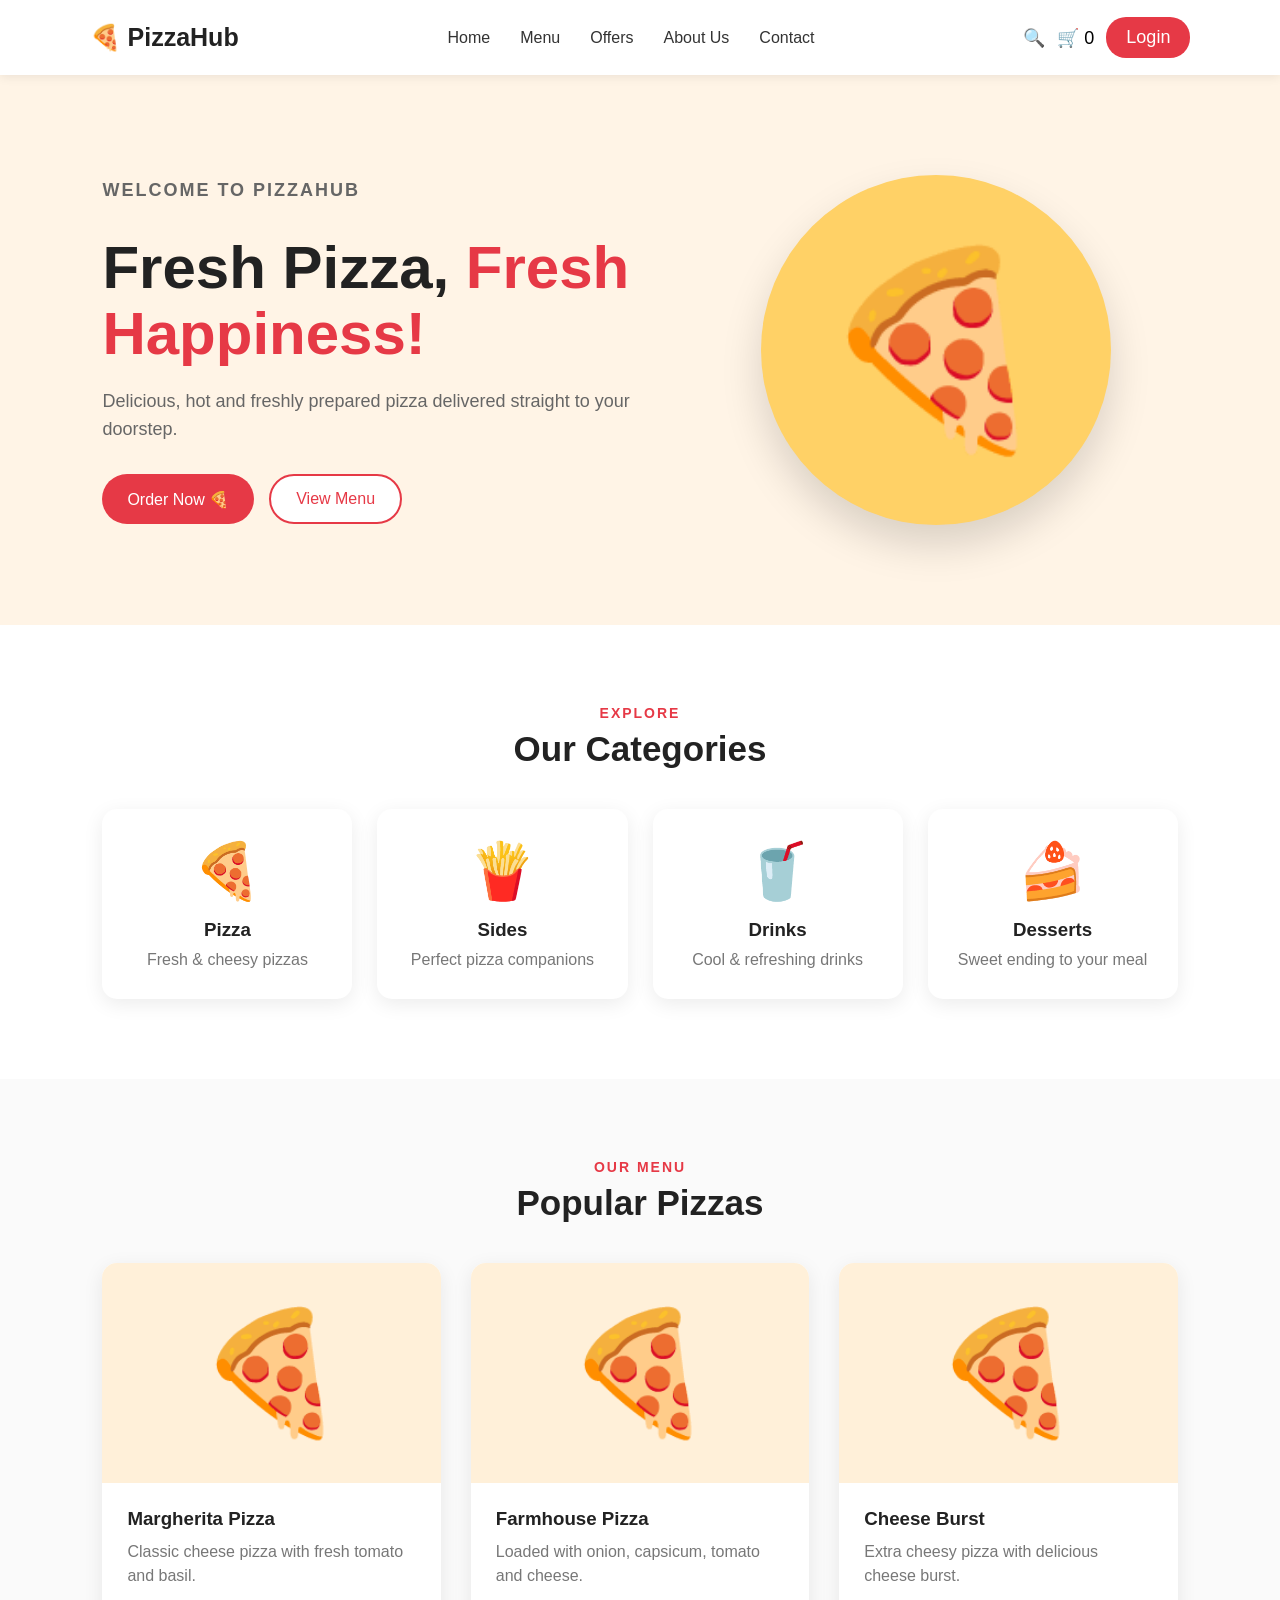
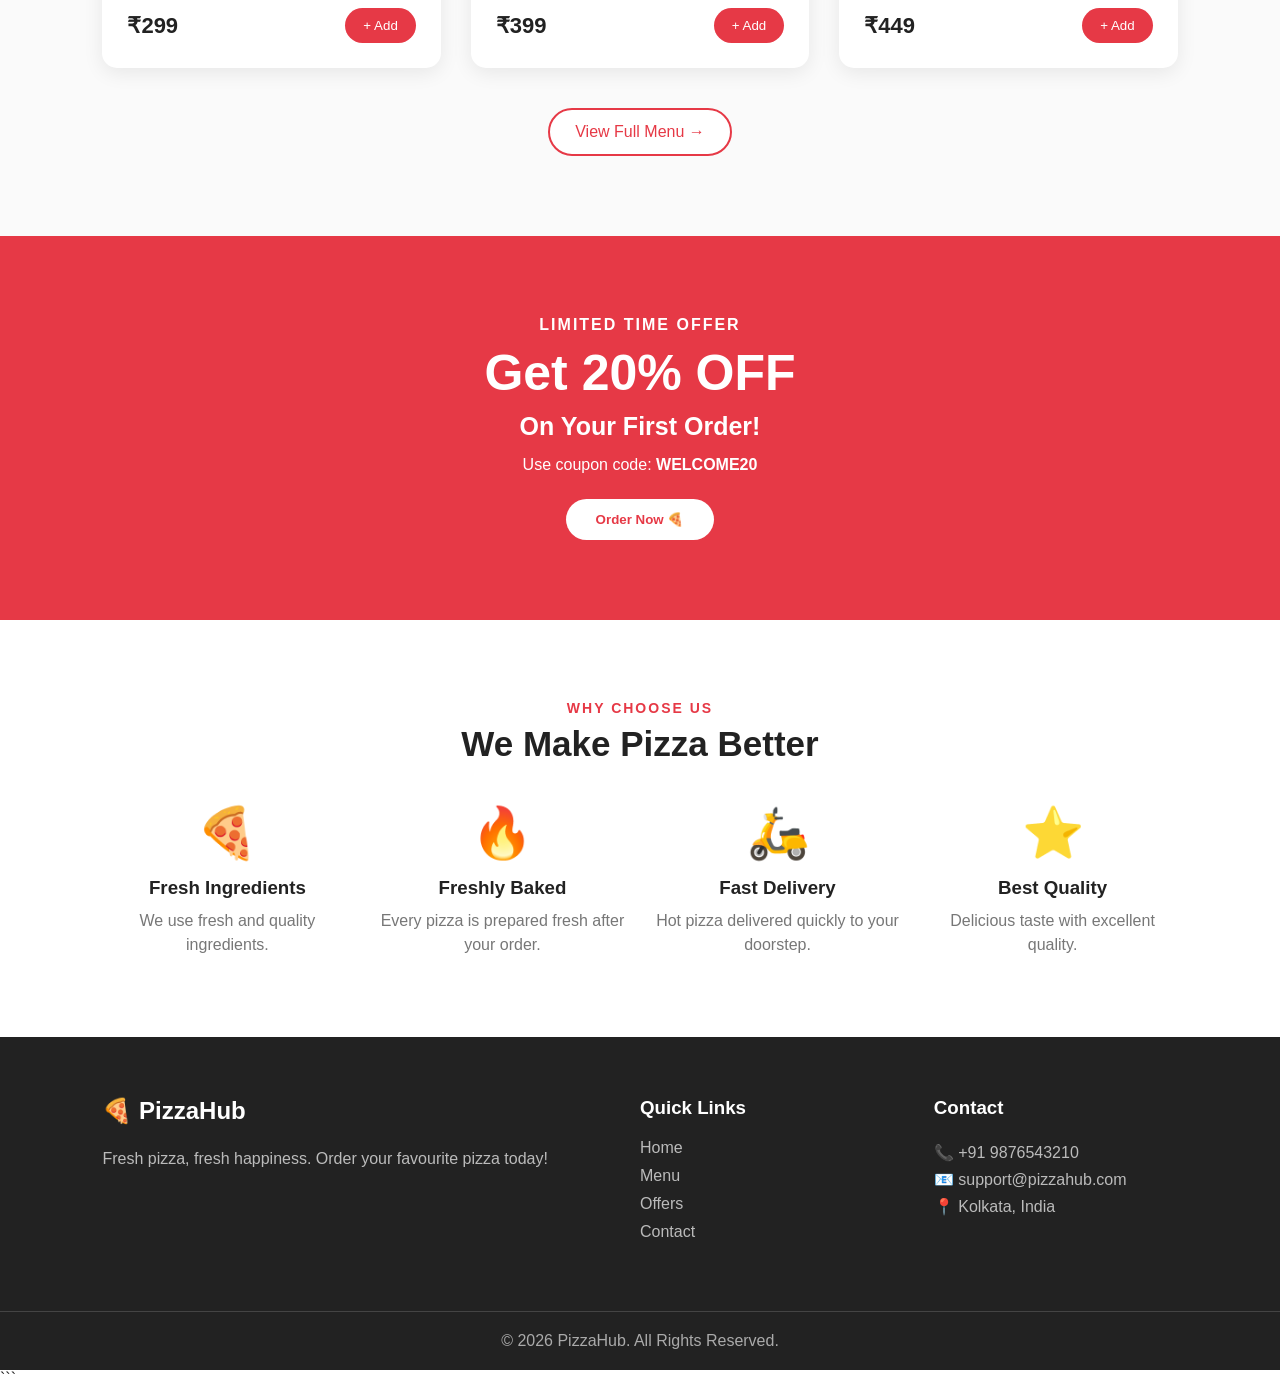
<file: index.html>
<!DOCTYPE html>
<html lang="en">

<head>
    <meta charset="UTF-8">
    <meta name="viewport" content="width=device-width, initial-scale=1.0">

    <title>PizzaHub - Fresh & Delicious Pizza</title>

    <!-- CSS -->
    <link rel="stylesheet" href="home.css">
</head>

<body>

    <!-- ================= NAVBAR ================= -->

    <header class="navbar">

        <div class="logo">
            🍕 PizzaHub
        </div>

        <nav>
            <a href="index.html">Home</a>
            <a href="menu.html">Menu</a>
            <a href="#">Offers</a>
            <a href="#">About Us</a>
            <a href="#">Contact</a>
        </nav>

        <div class="nav-right">
            <button id="searchBtn">🔍</button>
            <button id="cartBtn">🛒 <span id="cartCount">0</span></button>
            <button id="loginBtn">Login</button>
        </div>

    </header>


    <!-- ================= HERO SECTION ================= -->

    <section class="hero">

        <div class="hero-content">

            <p class="small-title">WELCOME TO PIZZAHUB</p>

            <h1>
                Fresh Pizza,
                <span>Fresh Happiness!</span>
            </h1>

            <p>
                Delicious, hot and freshly prepared pizza
                delivered straight to your doorstep.
            </p>

            <div class="hero-buttons">

                <button class="primary-btn" id="orderBtn">
                    Order Now 🍕
                </button>

                <button class="secondary-btn" id="menuBtn">
                    View Menu
                </button>

            </div>

        </div>


        <div class="hero-image">

            <div class="pizza-circle">
                🍕
            </div>

        </div>

    </section>


    <!-- ================= CATEGORIES ================= -->

    <section class="categories">

        <div class="section-title">

            <p>EXPLORE</p>

            <h2>Our Categories</h2>

        </div>


        <div class="category-container">

            <div class="category-card">

                <div class="category-icon">🍕</div>

                <h3>Pizza</h3>

                <p>Fresh & cheesy pizzas</p>

            </div>


            <div class="category-card">

                <div class="category-icon">🍟</div>

                <h3>Sides</h3>

                <p>Perfect pizza companions</p>

            </div>


            <div class="category-card">

                <div class="category-icon">🥤</div>

                <h3>Drinks</h3>

                <p>Cool & refreshing drinks</p>

            </div>


            <div class="category-card">

                <div class="category-icon">🍰</div>

                <h3>Desserts</h3>

                <p>Sweet ending to your meal</p>

            </div>

        </div>

    </section>


    <!-- ================= POPULAR PIZZA ================= -->

    <section class="popular">

        <div class="section-title">

            <p>OUR MENU</p>

            <h2>Popular Pizzas</h2>

        </div>


        <div class="pizza-container">


            <!-- Pizza 1 -->

            <div class="pizza-card">

              <div class="pizza-image">
                    🍕
                </div>


                <div class="pizza-info">

                    <h3>Margherita Pizza</h3>

                    <p>
                        Classic cheese pizza with
                        fresh tomato and basil.
                    </p>

                    <div class="pizza-bottom">

                        <span class="price">₹299</span>

                        <button
                            class="add-cart"
                            data-name="Margherita Pizza"
                            data-price="299">
                            + Add
                        </button>

                    </div>

                </div>

            </div>


            <!-- Pizza 2 -->

            <div class="pizza-card">

                <div class="pizza-image">
                    🍕
                </div>

                <div class="pizza-info">

                    <h3>Farmhouse Pizza</h3>

                    <p>
                        Loaded with onion, capsicum,
                        tomato and cheese.
                    </p>

                    <div class="pizza-bottom">

                        <span class="price">₹399</span>

                        <button
                            class="add-cart"
                            data-name="Farmhouse Pizza"
                            data-price="399">
                            + Add
                        </button>

                    </div>

                </div>

            </div>


            <!-- Pizza 3 -->

            <div class="pizza-card">

                <div class="pizza-image">
                    🍕
                </div>

                <div class="pizza-info">

                    <h3>Cheese Burst</h3>

                    <p>
                        Extra cheesy pizza with
                        delicious cheese burst.
                    </p>

                    <div class="pizza-bottom">

                        <span class="price">₹449</span>

                        <button
                            class="add-cart"
                            data-name="Cheese Burst"
                            data-price="449">
                            + Add
                        </button>

                    </div>

                </div>

            </div>


        </div>


        <button class="view-menu-btn" id="viewMenuBtn">
            View Full Menu →
        </button>

    </section>


    <!-- ================= OFFER SECTION ================= -->

    <section class="offer">

        <div class="offer-content">

            <p>LIMITED TIME OFFER</p>

            <h2>Get 20% OFF</h2>

            <h3>On Your First Order!</h3>

            <p>
                Use coupon code:
                <strong>WELCOME20</strong>
            </p>

            <button id="offerBtn">
                Order Now 🍕
            </button>

        </div>

    </section>


    <!-- ================= WHY US ================= -->

    <section class="why-us">

        <div class="section-title">

            <p>WHY CHOOSE US</p>

            <h2>We Make Pizza Better</h2>

        </div>


        <div class="features">

            <div class="feature">

                <div>🍕</div>

                <h3>Fresh Ingredients</h3>

                <p>
                    We use fresh and quality
                    ingredients.
                </p>

            </div>


            <div class="feature">

                <div>🔥</div>

                <h3>Freshly Baked</h3>

                <p>
                    Every pizza is prepared
                    fresh after your order.
                </p>

            </div>


            <div class="feature">

                <div>🛵</div>

                <h3>Fast Delivery</h3>

                <p>
                    Hot pizza delivered quickly
                    to your doorstep.
                </p>

            </div>


            <div class="feature">

                <div>⭐</div>

                <h3>Best Quality</h3>

                <p>
                    Delicious taste with
                    excellent quality.
                </p>

            </div>

        </div>

    </section>


    <!-- ================= FOOTER ================= -->

    <footer>

        <div class="footer-content">

            <div class="footer-column">

                <h2>🍕 PizzaHub</h2>

                <p>
                    Fresh pizza, fresh happiness.
                    Order your favourite pizza today!
                </p>

            </div>


            <div class="footer-column">

                <h3>Quick Links</h3>

                <a href="index.html">Home</a>
                <a href="menu.html">Menu</a>
                <a href="#">Offers</a>
                <a href="#">Contact</a>

            </div>


            <div class="footer-column">

                <h3>Contact</h3>

                <p>📞 +91 9876543210</p>
                <p>📧 support@pizzahub.com</p>
                <p>📍 Kolkata, India</p>

            </div>

        </div>


        <div class="copyright">

            © 2026 PizzaHub. All Rights Reserved.

        </div>

    </footer>


    <!-- JavaScript -->
    <script src="home.js"></script>

</body>

</html>
```
</file>
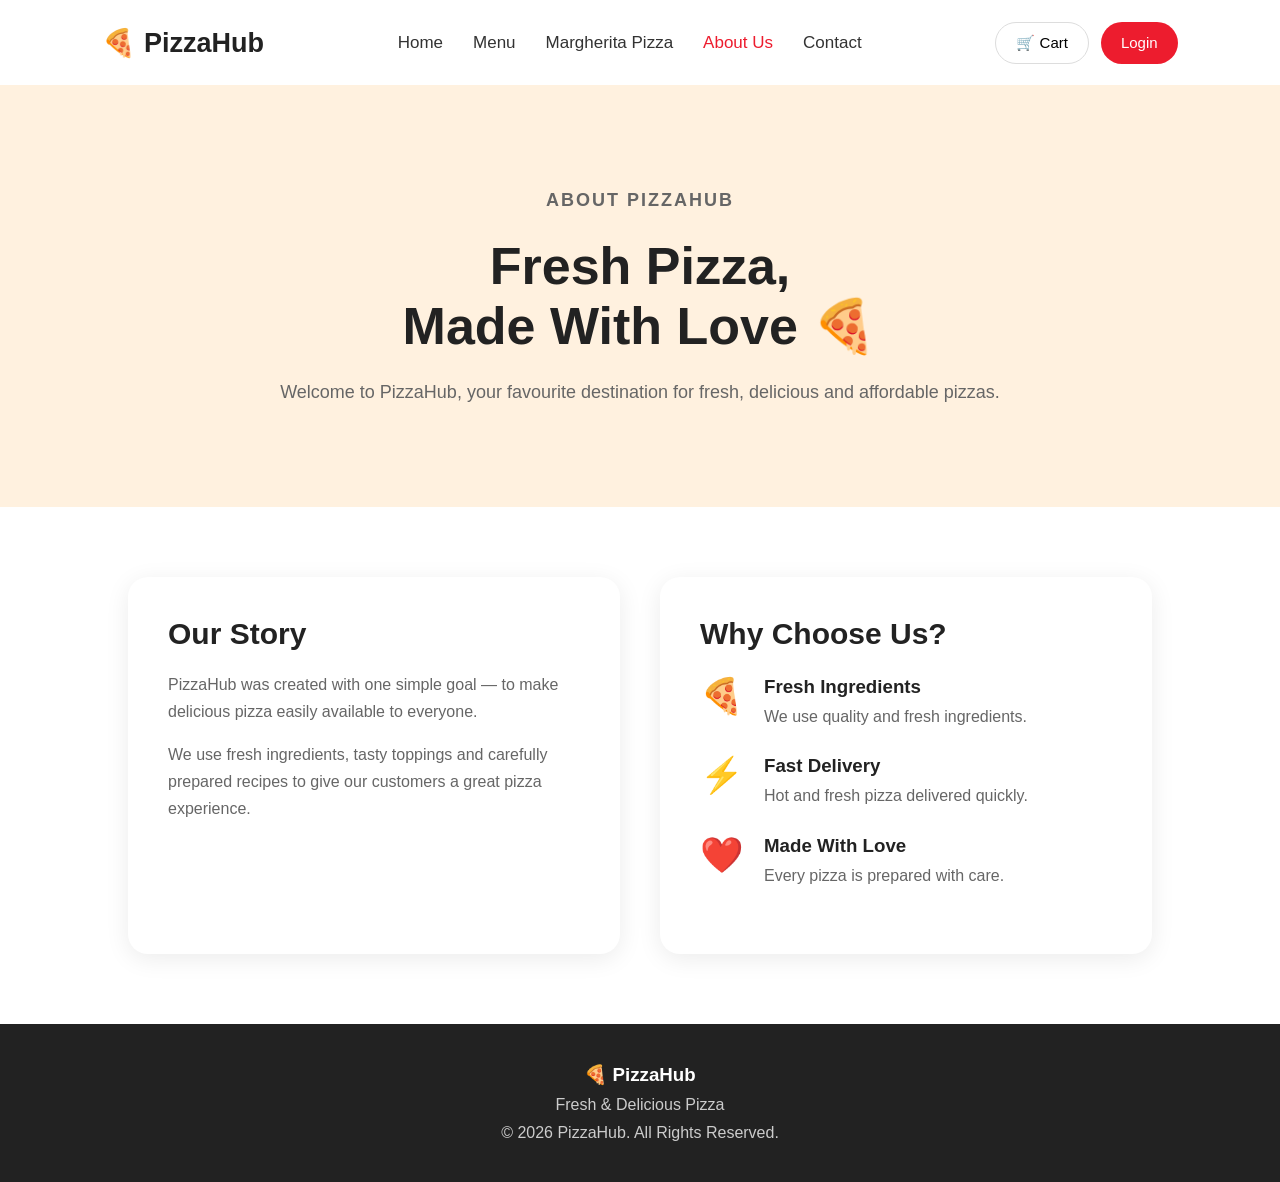
<file: about.html>
<!DOCTYPE html>
<html lang="en">

<head>

    <meta charset="UTF-8">

    <meta name="viewport"
          content="width=device-width, initial-scale=1.0">

    <title>About Us - PizzaHub</title>

    <link rel="stylesheet"
          href="about.css">

</head>

<body>

    <!-- ================= NAVBAR ================= -->

    <nav class="navbar">

        <div class="logo">
            🍕 PizzaHub
        </div>

        <div class="nav-links">

            <a href="index.html">
                Home
            </a>

            <a href="menu.html">
                Menu
            </a>

            <a href="product.html">
                Margherita Pizza
            </a>

            <a href="about.html"
               class="active">
                About Us
            </a>

            <a href="contact.html">
                Contact
            </a>

        </div>

        <div class="nav-actions">

            <button
                onclick="window.location.href='cart.html'">
                🛒 Cart
            </button>

            <button
                onclick="window.location.href='login.html'">
                Login
            </button>

        </div>

    </nav>


    <!-- ================= ABOUT ================= -->

    <section class="about-hero">

        <div>

            <p class="small-title">
                ABOUT PIZZAHUB
            </p>

            <h1>
                Fresh Pizza,
                <br>
                Made With Love 🍕
            </h1>

            <p>
                Welcome to PizzaHub, your favourite
                destination for fresh, delicious and
                affordable pizzas.
            </p>

        </div>

    </section>


    <section class="about-content">

        <div class="about-card">

            <h2>
                Our Story
            </h2>

            <p>
                PizzaHub was created with one simple
                goal — to make delicious pizza easily
                available to everyone.
            </p>

            <p>
                We use fresh ingredients, tasty toppings
                and carefully prepared recipes to give
                our customers a great pizza experience.
            </p>

        </div>


        <div class="about-card">

            <h2>
                Why Choose Us?
            </h2>

            <div class="feature">

                <span>🍕</span>

                <div>
                    <h3>Fresh Ingredients</h3>

                    <p>
                        We use quality and fresh ingredients.
                    </p>
                </div>

            </div>


            <div class="feature">

                <span>⚡</span>

                <div>
                    <h3>Fast Delivery</h3>

                    <p>
                        Hot and fresh pizza delivered quickly.
                    </p>
                </div>

            </div>


            <div class="feature">

                <span>❤️</span>

                <div>
                    <h3>Made With Love</h3>

                    <p>
                        Every pizza is prepared with care.
                    </p>
                </div>

            </div>

        </div>

    </section>


    <!-- ================= FOOTER ================= -->

    <footer>

        <h3>
            🍕 PizzaHub
        </h3>

        <p>
            Fresh & Delicious Pizza
        </p>

        <p>
            © 2026 PizzaHub. All Rights Reserved.
        </p>

    </footer>

</body>

</html>
</file>
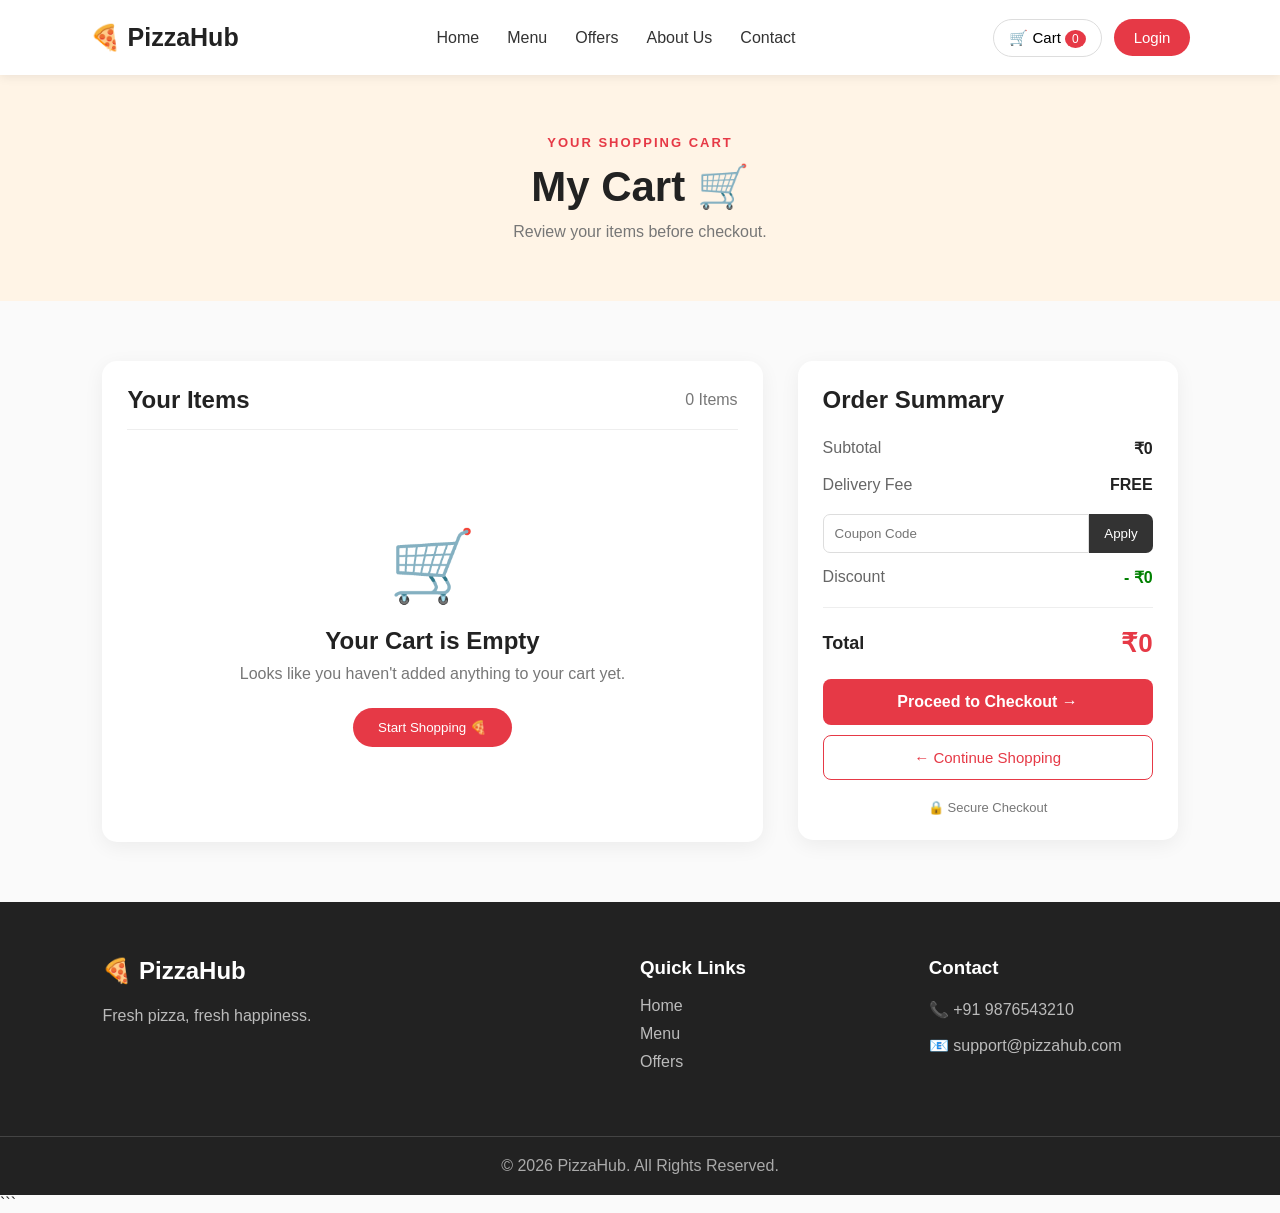
<file: cart.html>
<!DOCTYPE html>
<html lang="en">

<head>
    <meta charset="UTF-8">
    <meta name="viewport" content="width=device-width, initial-scale=1.0">

    <title>PizzaHub - Cart</title>

    <link rel="stylesheet" href="cart.css">
</head>

<body>

    <!-- ================= NAVBAR ================= -->

    <header class="navbar">

        <div class="logo">
            🍕 PizzaHub
        </div>

        <nav>
            <a href="index.html">Home</a>
            <a href="menu.html">Menu</a>
            <a href="#">Offers</a>
            <a href="#">About Us</a>
            <a href="#">Contact</a>
        </nav>

        <div class="nav-right">

            <button id="cartBtn">
                🛒 Cart
                <span id="cartCount">0</span>
            </button>

            <button id="loginBtn">
                Login
            </button>

        </div>

    </header>


    <!-- ================= PAGE HEADER ================= -->

    <section class="page-header">

        <p>YOUR SHOPPING CART</p>

        <h1>My Cart 🛒</h1>

        <span>
            Review your items before checkout.
        </span>

    </section>


    <!-- ================= CART ================= -->

    <main class="cart-section">

        <!-- CART ITEMS -->

        <div class="cart-left">

            <div class="cart-heading">

                <h2>Your Items</h2>

                <span id="itemCount">
                    0 Items
                </span>

            </div>


            <!-- Items will be inserted by JavaScript -->

            <div id="cartItems">
            </div>


            <!-- EMPTY CART -->

            <div id="emptyCart" class="empty-cart">

                <div class="empty-icon">
                    🛒
                </div>

                <h2>Your Cart is Empty</h2>

                <p>
                    Looks like you haven't added
                    anything to your cart yet.
                </p>

                <button id="startShopping">
                    Start Shopping 🍕
                </button>

            </div>

        </div>


        <!-- ================= ORDER SUMMARY ================= -->

        <aside class="summary">

            <h2>Order Summary</h2>


            <div class="summary-row">

                <span>
                    Subtotal
                </span>

                <strong id="subtotal">
                    ₹0
                </strong>

            </div>


            <div class="summary-row">

                <span>
                    Delivery Fee
                </span>

                <strong id="deliveryFee">
                    ₹0
                </strong>

            </div>


            <!-- Coupon -->

            <div class="coupon">

                <input
                    type="text"
                    id="couponInput"
                    placeholder="Coupon Code"
                >

                <button id="couponBtn">
                    Apply
                </button>

            </div>

            <p id="couponMessage"></p>


            <div class="summary-row discount-row">

                <span>
                    Discount
                </span>

                <strong id="discount">
                    ₹0
                </strong>

            </div>


            <hr>


            <div class="total-row">

                <span>
                    Total
                </span>

                <strong id="total">
                    ₹0
                </strong>

            </div>


            <button
                id="checkoutBtn"
                class="checkout-btn"
            >
                Proceed to Checkout →
            </button>


            <button
                id="continueShopping"
                class="continue-btn"
            >
                ← Continue Shopping
            </button>


            <!-- Secure payment -->

            <div class="secure">

                🔒 Secure Checkout

            </div>

        </aside>

    </main>


    <!-- ================= FOOTER ================= -->

    <footer>

        <div class="footer-content">

            <div>

                <h2>🍕 PizzaHub</h2>

                <p>
                    Fresh pizza, fresh happiness.
                </p>

            </div>


            <div>

                <h3>Quick Links</h3>

                <a href="index.html">
                    Home
                </a>

                <a href="menu.html">
                    Menu
                </a>

                <a href="#">
                    Offers
                </a>

            </div>


            <div>

                <h3>Contact</h3>

                <p>
                    📞 +91 9876543210
                </p>

                <p>
                    📧 support@pizzahub.com
                </p>

            </div>

        </div>


        <div class="copyright">

            © 2026 PizzaHub. All Rights Reserved.

        </div>

    </footer>


    <script src="cart.js"></script>

</body>

</html>
```
</file>
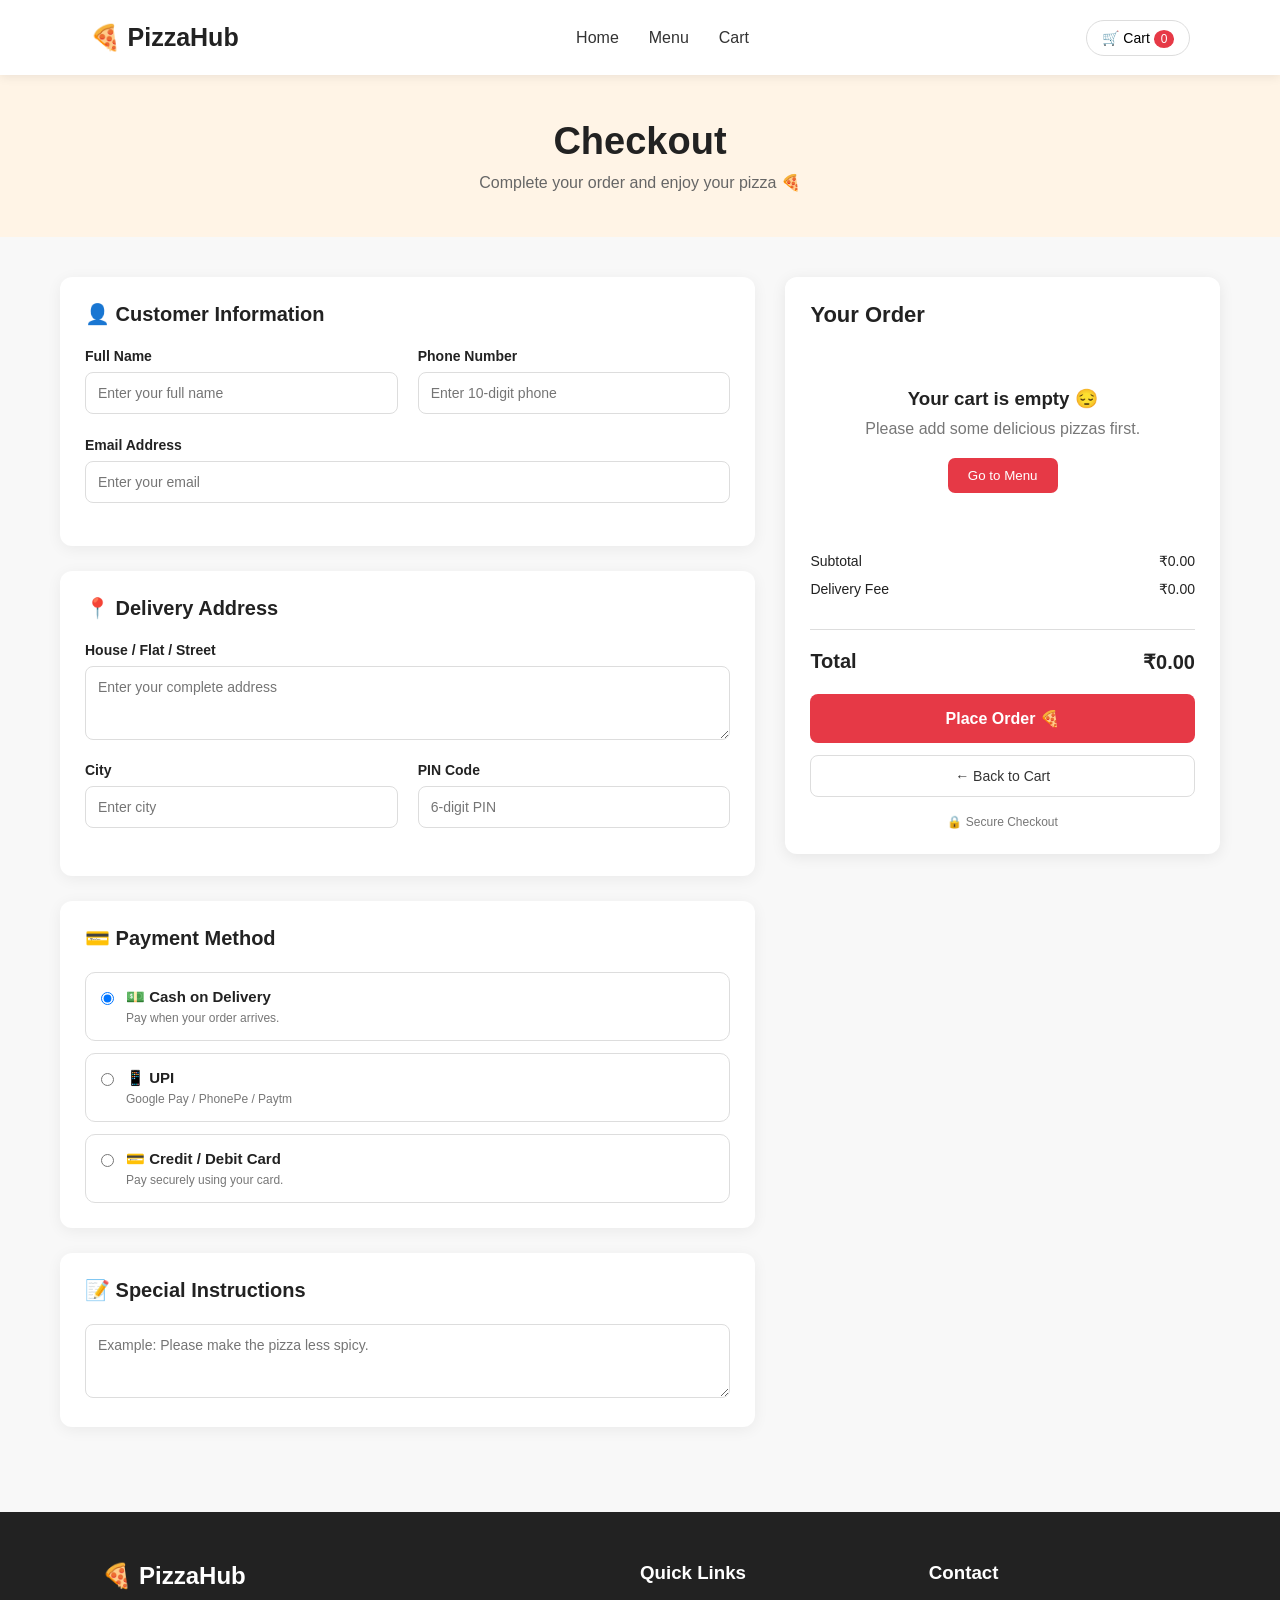
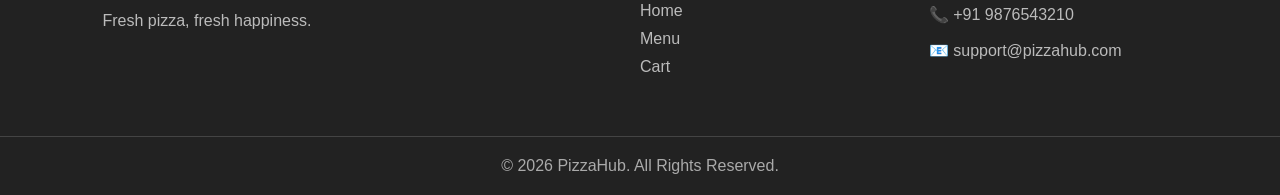
<file: checkout.html>
<!DOCTYPE html>
<html lang="en">

<head>

    <meta charset="UTF-8">

    <meta name="viewport"
        content="width=device-width, initial-scale=1.0">

    <title>PizzaHub - Checkout</title>

    <link rel="stylesheet" href="checkout.css">

</head>

<body>


    <!-- ================= NAVBAR ================= -->

    <header class="navbar">

        <div class="logo">
            🍕 PizzaHub
        </div>

        <nav>

            <a href="index.html">
                Home
            </a>

            <a href="menu.html">
                Menu
            </a>

            <a href="cart.html">
                Cart
            </a>

        </nav>

        <div class="nav-right">

            <button id="cartBtn">

                🛒 Cart

                <span id="cartCount">
                    0
                </span>

            </button>

        </div>

    </header>


    <!-- ================= PAGE HEADER ================= -->

    <section class="page-header">

        <h1>
            Checkout
        </h1>

        <p>
            Complete your order and enjoy your pizza 🍕
        </p>

    </section>


    <!-- ================= CHECKOUT ================= -->

    <main class="checkout-container">


        <!-- ================= LEFT SIDE ================= -->

        <div class="checkout-left">


            <!-- CUSTOMER INFORMATION -->

            <section class="checkout-box">

                <h2>
                    👤 Customer Information
                </h2>

                <div class="form-row">

                    <div class="form-group">

                        <label for="name">
                            Full Name
                        </label>

                        <input
                            type="text"
                            id="name"
                            placeholder="Enter your full name"
                        >

                        <small id="nameError"></small>

                    </div>


                    <div class="form-group">

                        <label for="phone">
                            Phone Number
                        </label>

                        <input
                            type="tel"
                            id="phone"
                            placeholder="Enter 10-digit phone"
                            maxlength="10"
                        >

                        <small id="phoneError"></small>

                    </div>

                </div>


                <div class="form-group">

                    <label for="email">
                        Email Address
                    </label>

                    <input
                        type="email"
                        id="email"
                        placeholder="Enter your email"
                    >

                    <small id="emailError"></small>

                </div>

            </section>


            <!-- DELIVERY ADDRESS -->

            <section class="checkout-box">

                <h2>
                    📍 Delivery Address
                </h2>


                <div class="form-group">

                    <label for="address">
                        House / Flat / Street
                    </label>

                    <textarea
                        id="address"
                        rows="3"
                        placeholder="Enter your complete address"
                    ></textarea>

                    <small id="addressError"></small>

                </div>


                <div class="form-row">

                    <div class="form-group">

                        <label for="city">
                            City
                        </label>

                        <input
                            type="text"
                            id="city"
                            placeholder="Enter city"
                        >

                        <small id="cityError"></small>

                    </div>


                    <div class="form-group">

                        <label for="pincode">
                            PIN Code
                        </label>

                        <input
                            type="text"
                            id="pincode"
                            placeholder="6-digit PIN"
                            maxlength="6"
                        >

                        <small id="pincodeError"></small>

                    </div>

                </div>

            </section>


            <!-- PAYMENT -->

            <section class="checkout-box">

                <h2>
                    💳 Payment Method
                </h2>


                <div class="payment-options">


                    <!-- COD -->

                    <label class="payment-card">

                        <input
                            type="radio"
                            name="payment"
                            value="COD"
                            checked
                        >

                        <div>

                            <strong>
                                💵 Cash on Delivery
                            </strong>

                            <p>
                                Pay when your order arrives.
                            </p>

                        </div>

                    </label>


                    <!-- UPI -->

                    <label class="payment-card">

                        <input
                            type="radio"
                            name="payment"
                            value="UPI"
                        >

                        <div>

                            <strong>
                                📱 UPI
                            </strong>

                            <p>
                                Google Pay / PhonePe / Paytm
                            </p>

                        </div>

                    </label>


                    <!-- CARD -->

                    <label class="payment-card">

                        <input
                            type="radio"
                            name="payment"
                            value="CARD"
                        >

                        <div>

                            <strong>
                                💳 Credit / Debit Card
                            </strong>

                            <p>
                                Pay securely using your card.
                            </p>

                        </div>

                    </label>

                </div>

            </section>


            <!-- SPECIAL INSTRUCTION -->

            <section class="checkout-box">

                <h2>
                    📝 Special Instructions
                </h2>

                <textarea
                    id="instructions"
                    rows="3"
                    placeholder="Example: Please make the pizza less spicy."
                ></textarea>

            </section>

        </div>


        <!-- ================= RIGHT SIDE ================= -->

        <aside class="order-summary">

            <h2>
                Your Order
            </h2>


            <!-- ITEMS -->

            <div id="checkoutItems">

                <!-- JavaScript will load items here -->

            </div>


            <!-- PRICE -->

            <div class="price-details">

                <div>

                    <span>
                        Subtotal
                    </span>

                    <span id="subtotal">
                        ₹0
                    </span>

                </div>


                <div>

                    <span>
                        Delivery Fee
                    </span>

                    <span id="deliveryFee">
                        ₹0
                    </span>

                </div>


                <div id="discountRow"
                    class="discount-row hidden">

                    <span>
                        Discount
                    </span>

                    <span id="discount">
                        -₹0
                    </span>

                </div>

            </div>


            <!-- TOTAL -->

            <div class="total-row">

                <span>
                    Total
                </span>

                <span id="total">
                    ₹0
                </span>

            </div>


            <!-- PLACE ORDER -->

            <button
                id="placeOrderBtn"
                class="place-order-btn">

                Place Order 🍕

            </button>


            <button
                id="backToCartBtn"
                class="back-cart-btn">

                ← Back to Cart

            </button>


            <div class="secure-text">

                🔒 Secure Checkout

            </div>

        </aside>

    </main>


    <!-- ================= FOOTER ================= -->

    <footer>

        <div class="footer-content">


            <div>

                <h2>
                    🍕 PizzaHub
                </h2>

                <p>
                    Fresh pizza, fresh happiness.
                </p>

            </div>


            <div>

                <h3>
                    Quick Links
                </h3>

                <a href="index.html">
                    Home
                </a>

                <a href="menu.html">
                    Menu
                </a>

                <a href="cart.html">
                    Cart
                </a>

            </div>


            <div>

                <h3>
                    Contact
                </h3>

                <p>
                    📞 +91 9876543210
                </p>

                <p>
                    📧 support@pizzahub.com
                </p>

            </div>

        </div>


        <div class="copyright">

            © 2026 PizzaHub. All Rights Reserved.

        </div>

    </footer>


    <script src="checkout.js"></script>

</body>

</html>
</file>
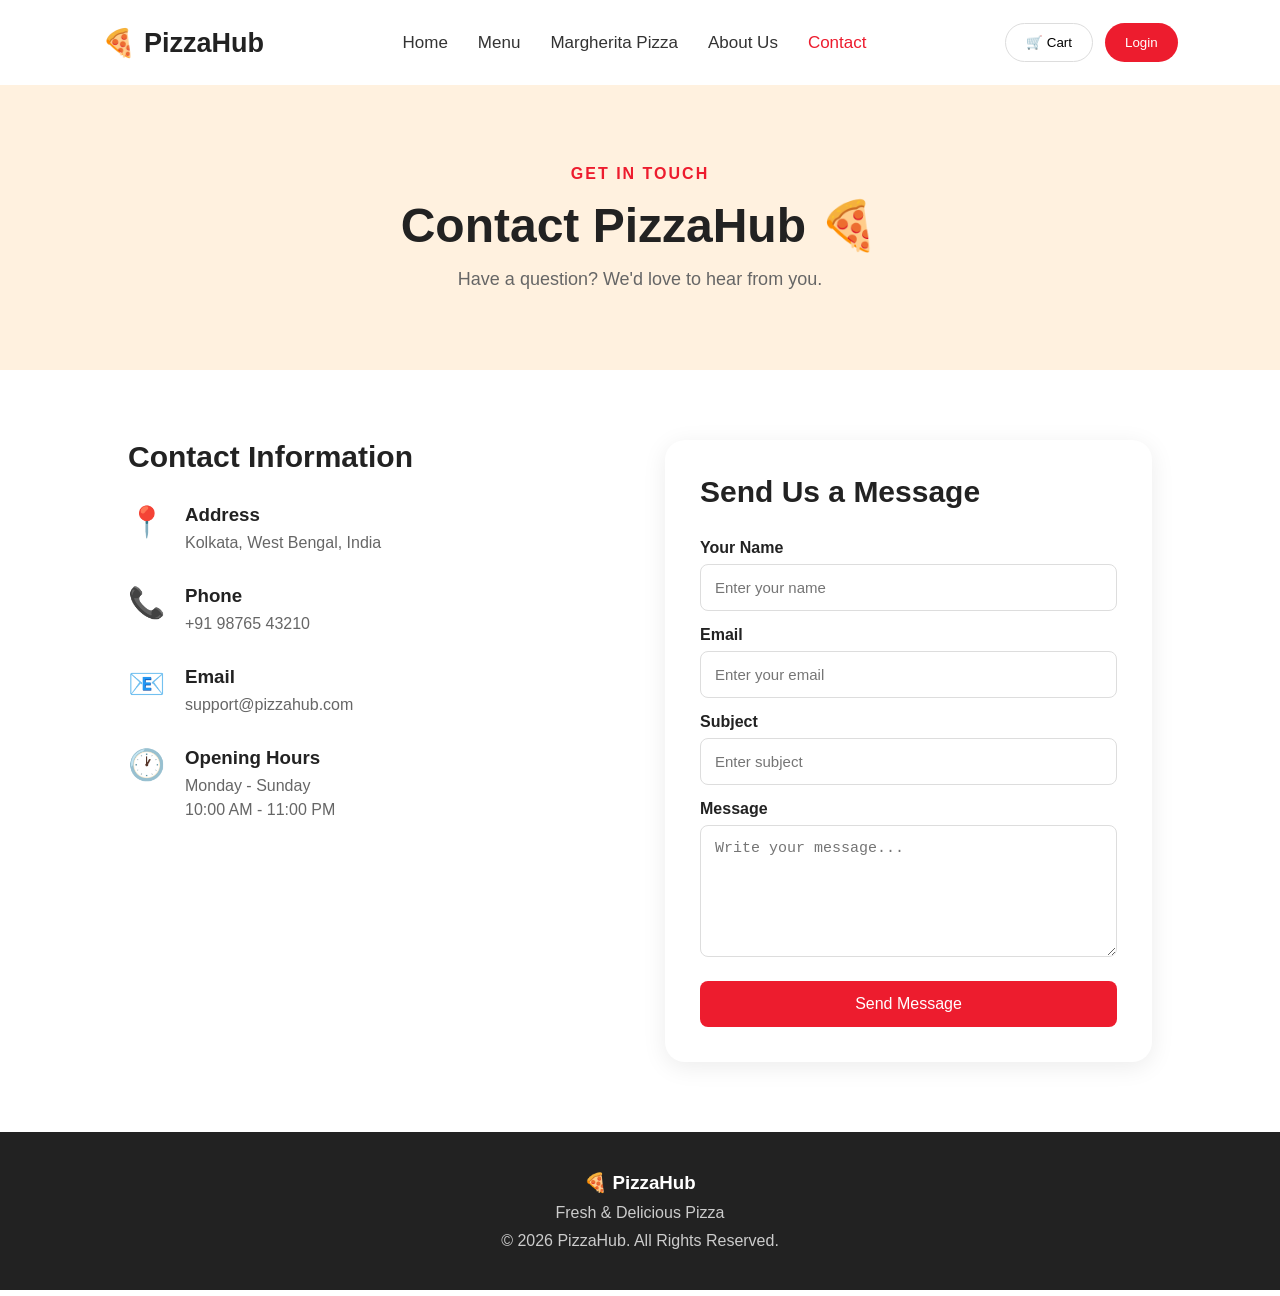
<file: contact.html>
<!DOCTYPE html>
<html lang="en">

<head>

    <meta charset="UTF-8">

    <meta name="viewport"
          content="width=device-width, initial-scale=1.0">

    <title>Contact Us - PizzaHub</title>

    <link rel="stylesheet"
          href="contact.css">

</head>

<body>

    <!-- ================= NAVBAR ================= -->

    <nav class="navbar">

        <div class="logo">
            🍕 PizzaHub
        </div>

        <div class="nav-links">

            <a href="index.html">
                Home
            </a>

            <a href="menu.html">
                Menu
            </a>

            <a href="product.html">
                Margherita Pizza
            </a>

            <a href="about.html">
                About Us
            </a>

            <a href="contact.html"
               class="active">
                Contact
            </a>

        </div>

        <div class="nav-actions">

            <button
                onclick="window.location.href='cart.html'">
                🛒 Cart
            </button>

            <button
                onclick="window.location.href='login.html'">
                Login
            </button>

        </div>

    </nav>


    <!-- ================= CONTACT HERO ================= -->

    <section class="contact-hero">

        <p>
            GET IN TOUCH
        </p>

        <h1>
            Contact PizzaHub 🍕
        </h1>

        <span>
            Have a question? We'd love to hear from you.
        </span>

    </section>


    <!-- ================= CONTACT ================= -->

    <section class="contact-section">

        <div class="contact-info">

            <h2>
                Contact Information
            </h2>

            <div class="info-box">

                <span>📍</span>

                <div>
                    <h3>Address</h3>

                    <p>
                        Kolkata, West Bengal, India
                    </p>
                </div>

            </div>


            <div class="info-box">

                <span>📞</span>

                <div>
                    <h3>Phone</h3>

                    <p>
                        +91 98765 43210
                    </p>
                </div>

            </div>


            <div class="info-box">

                <span>📧</span>

                <div>
                    <h3>Email</h3>

                    <p>
                        support@pizzahub.com
                    </p>
                </div>

            </div>


            <div class="info-box">

                <span>🕐</span>

                <div>
                    <h3>Opening Hours</h3>

                    <p>
                        Monday - Sunday
                    </p>

                    <p>
                        10:00 AM - 11:00 PM
                    </p>
                </div>

            </div>

        </div>


        <!-- ================= FORM ================= -->

        <div class="contact-form">

            <h2>
                Send Us a Message
            </h2>

            <form id="contactForm">

                <label>
                    Your Name
                </label>

                <input
                    type="text"
                    id="name"
                    placeholder="Enter your name"
                    required>


                <label>
                    Email
                </label>

                <input
                    type="email"
                    id="email"
                    placeholder="Enter your email"
                    required>


                <label>
                    Subject
                </label>

                <input
                    type="text"
                    id="subject"
                    placeholder="Enter subject"
                    required>


                <label>
                    Message
                </label>

                <textarea
                    id="message"
                    rows="6"
                    placeholder="Write your message..."
                    required></textarea>


                <button type="submit">
                    Send Message
                </button>

            </form>

        </div>

    </section>


    <!-- ================= FOOTER ================= -->

    <footer>

        <h3>
            🍕 PizzaHub
        </h3>

        <p>
            Fresh & Delicious Pizza
        </p>

        <p>
            © 2026 PizzaHub. All Rights Reserved.
        </p>

    </footer>


    <script src="contact.js"></script>

</body>

</html>
</file>
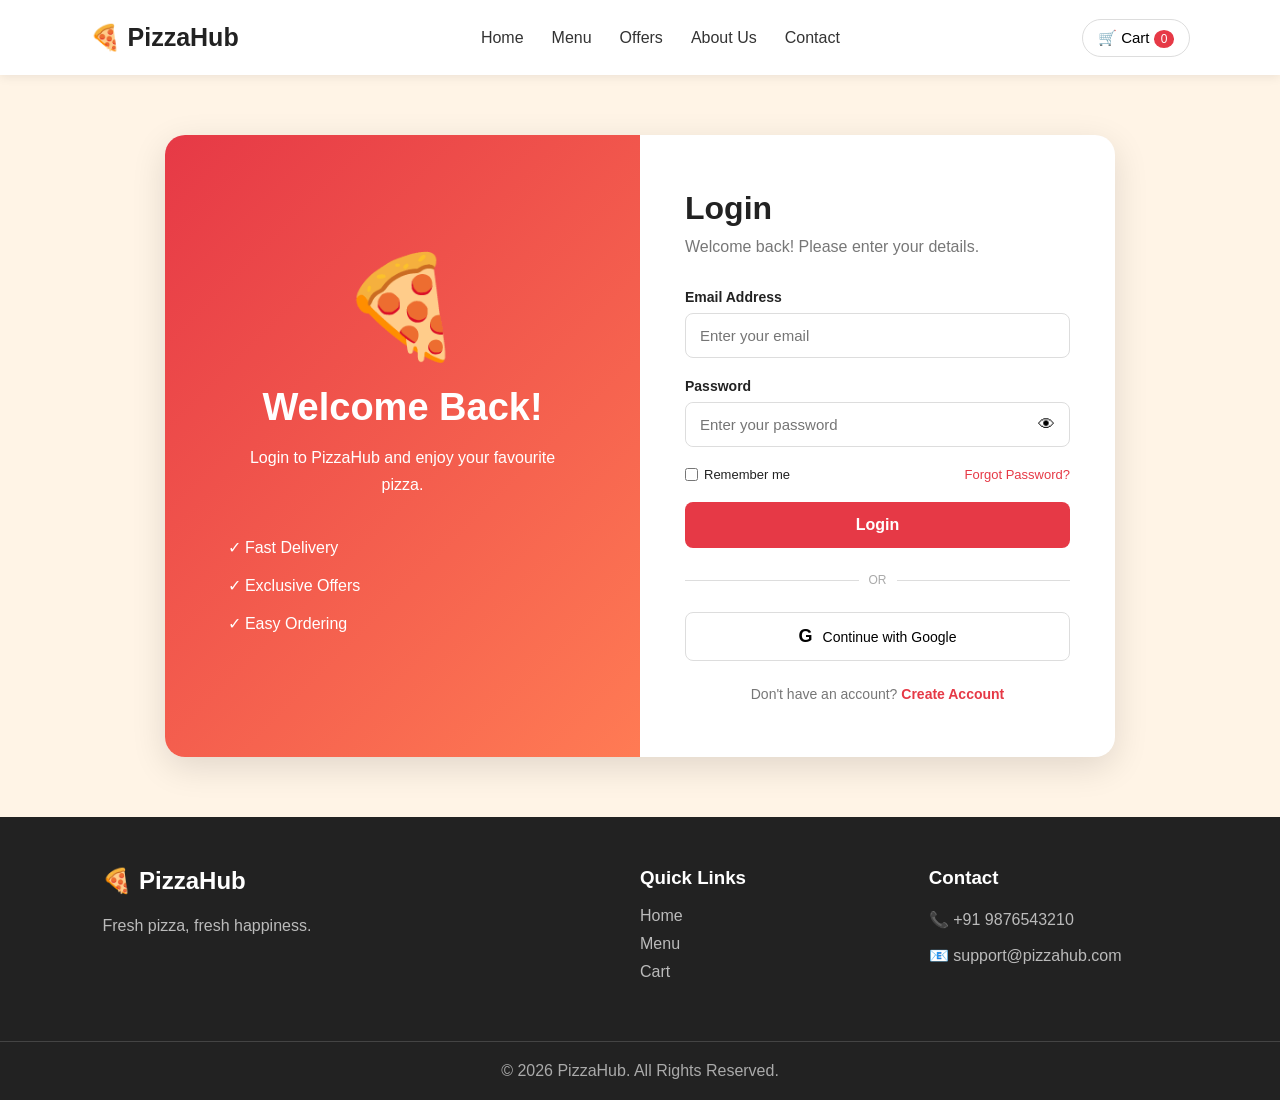
<file: login.html>
<!DOCTYPE html>
<html lang="en">

<head>
    <meta charset="UTF-8">
    <meta name="viewport" content="width=device-width, initial-scale=1.0">

    <title>PizzaHub - Login</title>

    <link rel="stylesheet" href="login.css">
</head>

<body>

    <!-- ================= NAVBAR ================= -->

    <header class="navbar">

        <div class="logo">
            🍕 PizzaHub
        </div>

        <nav>
            <a href="index.html">Home</a>
            <a href="menu.html">Menu</a>
            <a href="index.html#offers">Offers</a>
            <a href="#">About Us</a>
            <a href="#">Contact</a>
        </nav>

        <div class="nav-right">

            <button id="cartBtn">
                🛒 Cart
                <span id="cartCount">0</span>
            </button>

        </div>

    </header>


    <!-- ================= LOGIN SECTION ================= -->

    <main class="login-section">

        <div class="login-container">

            <!-- LEFT SIDE -->

            <div class="login-image">

                <div class="image-content">

                    <div class="pizza-icon">
                        🍕
                    </div>

                    <h1>
                        Welcome Back!
                    </h1>

                    <p>
                        Login to PizzaHub and enjoy
                        your favourite pizza.
                    </p>

                    <div class="benefits">

                        <div>
                            ✓ Fast Delivery
                        </div>

                        <div>
                            ✓ Exclusive Offers
                        </div>

                        <div>
                            ✓ Easy Ordering
                        </div>

                    </div>

                </div>

            </div>


            <!-- RIGHT SIDE -->

            <div class="login-form">

                <div class="form-header">

                    <h2>
                        Login
                    </h2>

                    <p>
                        Welcome back! Please enter
                        your details.
                    </p>

                </div>


                <!-- LOGIN FORM -->

                <form id="loginForm">

                    <!-- Email -->

                    <div class="form-group">

                        <label for="email">
                            Email Address
                        </label>

                        <input
                            type="email"
                            id="email"
                            placeholder="Enter your email"
                        >

                        <small
                            id="emailError">
                        </small>

                    </div>


                    <!-- Password -->

                    <div class="form-group">

                        <label for="password">
                            Password
                        </label>

                        <div class="password-box">

                            <input
                                type="password"
                                id="password"
                                placeholder="Enter your password"
                            >

                            <button
                                type="button"
                                id="showPassword">
                                👁
                            </button>

                        </div>

                        <small
                            id="passwordError">
                        </small>

                    </div>


                    <!-- Remember + Forgot -->

                    <div class="form-options">

                        <label>

                            <input
                                type="checkbox"
                                id="rememberMe"
                            >

                            Remember me

                        </label>

                        <a href="#">
                            Forgot Password?
                        </a>

                    </div>


                    <!-- Login Button -->

                    <button
                        type="submit"
                        class="login-btn">

                        Login

                    </button>


                    <!-- Divider -->

                    <div class="divider">

                        <span>OR</span>

                    </div>


                    <!-- Google Login -->

                    <button
                        type="button"
                        class="google-btn"
                        id="googleBtn">

                        <span>G</span>

                        Continue with Google

                    </button>


                    <!-- Register -->

                    <p class="register-text">

                        Don't have an account?

                        <a href="register.html">
                            Create Account
                        </a>

                    </p>

                </form>

            </div>

        </div>

    </main>


    <!-- ================= FOOTER ================= -->

    <footer>

        <div class="footer-content">

            <div>

                <h2>
                    🍕 PizzaHub
                </h2>

                <p>
                    Fresh pizza, fresh happiness.
                </p>

            </div>


            <div>

                <h3>
                    Quick Links
                </h3>

                <a href="index.html">
                    Home
                </a>

                <a href="menu.html">
                    Menu
                </a>

                <a href="cart.html">
                    Cart
                </a>

            </div>


            <div>

                <h3>
                    Contact
                </h3>

                <p>
                    📞 +91 9876543210
                </p>

                <p>
                    📧 support@pizzahub.com
                </p>

            </div>

        </div>


        <div class="copyright">

            © 2026 PizzaHub. All Rights Reserved.

        </div>

    </footer>


    <script src="login.js"></script>

</body>

</html>
</file>
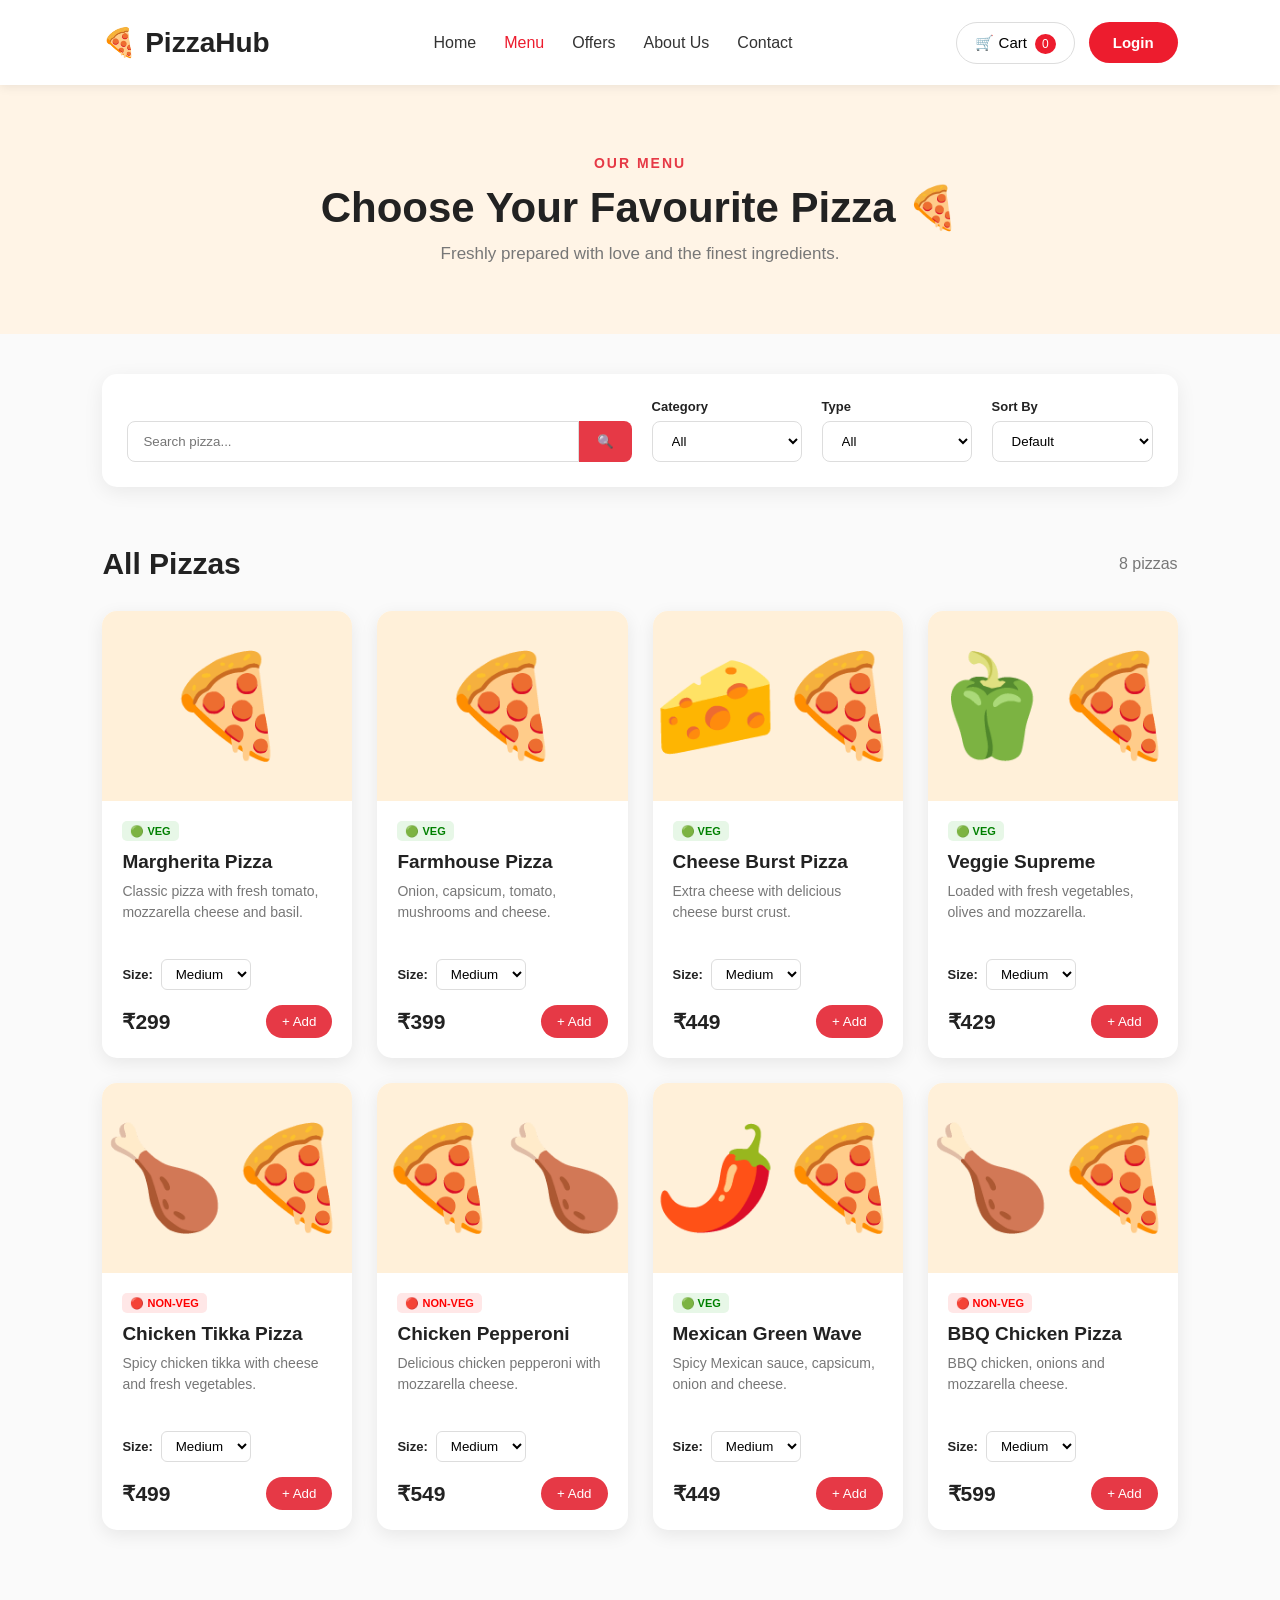
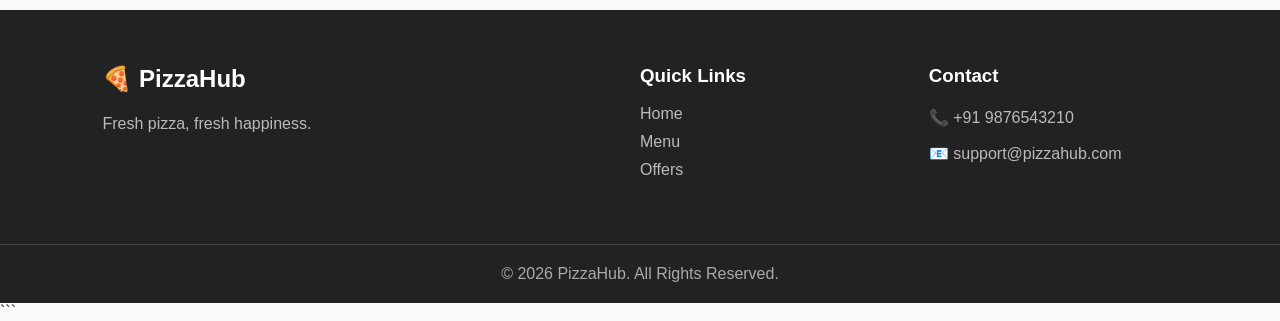
<file: menu.html>
<!DOCTYPE html>
<html lang="en">

<head>
    <meta charset="UTF-8">
    <meta name="viewport" content="width=device-width, initial-scale=1.0">

    <title>PizzaHub - Menu</title>

    <link rel="stylesheet" href="menu.css">
</head>

<body>

    <!-- ================= NAVBAR ================= -->

   <nav class="navbar">

    <!-- LOGO -->
    <div class="logo">
        🍕 PizzaHub
    </div>


    <!-- NAVIGATION -->
    <div class="nav-links">

        <a href="index.html">
            Home
        </a>

        <a href="menu.html" class="active">
            Menu
        </a>

        <a href="offers.html">
            Offers
        </a>

        <a href="about.html">
            About Us
        </a>

        <a href="contact.html">
            Contact
        </a>

    </div>


    <!-- RIGHT SIDE -->
    <div class="nav-actions">

        <button
            id="cartBtn"
            class="cart-btn"
            onclick="window.location.href='cart.html'">

            🛒 Cart
            <span id="cartCount">0</span>

        </button>


        <button
            id="loginBtn"
            class="login-btn"
            onclick="window.location.href='login.html'">

            Login

        </button>

    </div>

</nav>


    <!-- ================= PAGE HEADER ================= -->

    <section class="page-header">

        <p>OUR MENU</p>

        <h1>Choose Your Favourite Pizza 🍕</h1>

        <span>
            Freshly prepared with love and the finest ingredients.
        </span>

    </section>


    <!-- ================= FILTER SECTION ================= -->

    <section class="filter-section">

        <!-- Search -->

        <div class="search-box">

            <input
                type="text"
                id="searchInput"
                placeholder="Search pizza..."
            >

            <button id="searchButton">
                🔍
            </button>

        </div>


        <!-- Category -->

        <div class="filter-group">

            <label>Category</label>

            <select id="categoryFilter">

                <option value="all">All</option>

                <option value="classic">
                    Classic
                </option>

                <option value="premium">
                    Premium
                </option>

                <option value="special">
                    Special
                </option>

            </select>

        </div>


        <!-- Type -->

        <div class="filter-group">

            <label>Type</label>

            <select id="typeFilter">

                <option value="all">
                    All
                </option>

                <option value="veg">
                    🟢 Veg
                </option>

                <option value="nonveg">
                    🔴 Non-Veg
                </option>

            </select>

        </div>


        <!-- Sort -->

        <div class="filter-group">

            <label>Sort By</label>

            <select id="sortFilter">

                <option value="default">
                    Default
                </option>

                <option value="low">
                    Price: Low to High
                </option>

                <option value="high">
                    Price: High to Low
                </option>

                <option value="name">
                    Name: A-Z
                </option>

            </select>

        </div>

    </section>


    <!-- ================= PIZZA SECTION ================= -->

    <main class="menu-section">

        <div class="menu-top">

            <h2>All Pizzas</h2>

            <span id="resultCount">
                8 pizzas
            </span>

        </div>


        <div class="pizza-grid" id="pizzaContainer">


            <!-- Pizza 1 -->

            <div
                class="pizza-card"
                data-name="Margherita Pizza"
                data-category="classic"
                data-type="veg"
                data-price="299"
            >

                <div class="pizza-image">
                    🍕
                </div>

                <div class="pizza-content">

                    <span class="veg-tag">
                        🟢 VEG
                    </span>

                    <h3>Margherita Pizza</h3>

                    <p>
                        Classic pizza with fresh tomato,
                        mozzarella cheese and basil.
                    </p>

                    <div class="size-section">

                        <label>Size:</label>

                        <select class="size-select">

                            <option value="Small">
                                Small
                            </option>

                            <option value="Medium" selected>
                                Medium
                            </option>

                            <option value="Large">
                                Large
                            </option>

                        </select>

                    </div>

                    <div class="pizza-bottom">

                        <strong class="price">
                            ₹299
                        </strong>

                        <button
                            class="add-cart"
                            data-name="Margherita Pizza"
                            data-price="299"
                        >
                            + Add
                        </button>

                    </div>

                </div>

            </div>


            <!-- Pizza 2 -->

            <div
                class="pizza-card"
                data-name="Farmhouse Pizza"
                data-category="classic"
                data-type="veg"
                data-price="399"
            >

                <div class="pizza-image">
                    🍕
                </div>

                <div class="pizza-content">

                    <span class="veg-tag">
                        🟢 VEG
                    </span>

                    <h3>Farmhouse Pizza</h3>

                    <p>
                        Onion, capsicum, tomato,
                        mushrooms and cheese.
                    </p>

                    <div class="size-section">

                        <label>Size:</label>

                        <select class="size-select">

                            <option value="Small">
                                Small
                            </option>

                            <option value="Medium" selected>
                                Medium
                            </option>

                            <option value="Large">
                                Large
                            </option>

                        </select>

                    </div>

                    <div class="pizza-bottom">

                        <strong class="price">
                            ₹399
                        </strong>

                        <button
                            class="add-cart"
                            data-name="Farmhouse Pizza"
                            data-price="399"
                        >
                            + Add
                        </button>

                    </div>

                </div>

            </div>


            <!-- Pizza 3 -->

            <div
                class="pizza-card"
                data-name="Cheese Burst Pizza"
                data-category="premium"
                data-type="veg"
                data-price="449"
            >

                <div class="pizza-image">
                    🧀🍕
                </div>

                <div class="pizza-content">

                    <span class="veg-tag">
                        🟢 VEG
                    </span>

                    <h3>Cheese Burst Pizza</h3>

                    <p>
                        Extra cheese with delicious
                        cheese burst crust.
                    </p>

                    <div class="size-section">

                        <label>Size:</label>

                        <select class="size-select">

                            <option value="Small">
                                Small
                            </option>

                            <option value="Medium" selected>
                                Medium
                            </option>

                            <option value="Large">
                                Large
                            </option>

                        </select>

                    </div>

                    <div class="pizza-bottom">

                        <strong class="price">
                            ₹449
                        </strong>

                        <button
                            class="add-cart"
                            data-name="Cheese Burst Pizza"
                            data-price="449"
                        >
                            + Add
                        </button>

                    </div>

                </div>

            </div>


            <!-- Pizza 4 -->

            <div
                class="pizza-card"
                data-name="Veggie Supreme"
                data-category="premium"
                data-type="veg"
                data-price="429"
            >

                <div class="pizza-image">
                    🫑🍕
                </div>

                <div class="pizza-content">

                    <span class="veg-tag">
                        🟢 VEG
                    </span>

                    <h3>Veggie Supreme</h3>

                    <p>
                        Loaded with fresh vegetables,
                        olives and mozzarella.
                    </p>

                    <div class="size-section">

                        <label>Size:</label>

                        <select class="size-select">

                            <option value="Small">
                                Small
                            </option>

                            <option value="Medium" selected>
                                Medium
                            </option>

                            <option value="Large">
                                Large
                            </option>

                        </select>

                    </div>

                    <div class="pizza-bottom">

                        <strong class="price">
                            ₹429
                        </strong>

                        <button
                            class="add-cart"
                            data-name="Veggie Supreme"
                            data-price="429"
                        >
                            + Add
                        </button>

                    </div>

                </div>

            </div>


            <!-- Pizza 5 -->

            <div
                class="pizza-card"
                data-name="Chicken Tikka Pizza"
                data-category="premium"
                data-type="nonveg"
                data-price="499"
            >

                <div class="pizza-image">
                    🍗🍕
                </div>

                <div class="pizza-content">

                    <span class="nonveg-tag">
                        🔴 NON-VEG
                    </span>

                    <h3>Chicken Tikka Pizza</h3>

                    <p>
                        Spicy chicken tikka with
                        cheese and fresh vegetables.
                    </p>

                    <div class="size-section">

                        <label>Size:</label>

                        <select class="size-select">

                            <option value="Small">
                                Small
                            </option>

                            <option value="Medium" selected>
                                Medium
                            </option>

                            <option value="Large">
                                Large
                            </option>

                        </select>

                    </div>

                    <div class="pizza-bottom">

                        <strong class="price">
                            ₹499
                        </strong>

                        <button
                            class="add-cart"
                            data-name="Chicken Tikka Pizza"
                            data-price="499"
                        >
                            + Add
                        </button>

                    </div>

                </div>

            </div>


            <!-- Pizza 6 -->

            <div
                class="pizza-card"
                data-name="Chicken Pepperoni"
                data-category="special"
                data-type="nonveg"
                data-price="549"
            >

                <div class="pizza-image">
                    🍕🍗
                </div>

                <div class="pizza-content">

                    <span class="nonveg-tag">
                        🔴 NON-VEG
                    </span>

                    <h3>Chicken Pepperoni</h3>

                    <p>
                        Delicious chicken pepperoni
                        with mozzarella cheese.
                    </p>

                    <div class="size-section">

                        <label>Size:</label>

                        <select class="size-select">

                            <option value="Small">
                                Small
                            </option>

                            <option value="Medium" selected>
                                Medium
                            </option>

                            <option value="Large">
                                Large
                            </option>

                        </select>

                    </div>

                    <div class="pizza-bottom">

                        <strong class="price">
                            ₹549
                        </strong>

                        <button
                            class="add-cart"
                            data-name="Chicken Pepperoni"
                            data-price="549"
                        >
                            + Add
                        </button>

                    </div>

                </div>

            </div>


            <!-- Pizza 7 -->

            <div
                class="pizza-card"
                data-name="Mexican Green Wave"
                data-category="special"
                data-type="veg"
                data-price="449"
            >

                <div class="pizza-image">
                    🌶️🍕
                </div>

                <div class="pizza-content">

                    <span class="veg-tag">
                        🟢 VEG
                    </span>

                    <h3>Mexican Green Wave</h3>

                    <p>
                        Spicy Mexican sauce, capsicum,
                        onion and cheese.
                    </p>

                    <div class="size-section">

                        <label>Size:</label>

                        <select class="size-select">

                            <option value="Small">
                                Small
                            </option>

                            <option value="Medium" selected>
                                Medium
                            </option>

                            <option value="Large">
                                Large
                            </option>

                        </select>

                    </div>

                    <div class="pizza-bottom">

                        <strong class="price">
                            ₹449
                        </strong>

                        <button
                            class="add-cart"
                            data-name="Mexican Green Wave"
                            data-price="449"
                        >
                            + Add
                        </button>

                    </div>

                </div>

            </div>


            <!-- Pizza 8 -->

            <div
                class="pizza-card"
                data-name="BBQ Chicken Pizza"
                data-category="special"
                data-type="nonveg"
                data-price="599"
            >

                <div class="pizza-image">
                    🍗🍕
                </div>

                <div class="pizza-content">

                    <span class="nonveg-tag">
                        🔴 NON-VEG
                    </span>

                    <h3>BBQ Chicken Pizza</h3>

                    <p>
                        BBQ chicken, onions and
                        mozzarella cheese.
                    </p>

                    <div class="size-section">

                        <label>Size:</label>

                        <select class="size-select">

                            <option value="Small">
                                Small
                            </option>

                            <option value="Medium" selected>
                                Medium
                            </option>

                            <option value="Large">
                                Large
                            </option>

                        </select>

                    </div>

                    <div class="pizza-bottom">

                        <strong class="price">
                            ₹599
                        </strong>

                        <button
                            class="add-cart"
                            data-name="BBQ Chicken Pizza"
                            data-price="599"
                        >
                            + Add
                        </button>

                    </div>

                </div>

            </div>


        </div>


        <!-- No Result -->

        <div id="noResult" class="no-result">

            <h2>🍕 No Pizza Found</h2>

            <p>
                Try another search or filter.
            </p>

        </div>

    </main>


    <!-- ================= FOOTER ================= -->

    <footer>

        <div class="footer-content">

            <div>
                <h2>🍕 PizzaHub</h2>

                <p>
                    Fresh pizza, fresh happiness.
                </p>
            </div>


            <div>
                <h3>Quick Links</h3>

                <a href="index.html">
                    Home
                </a>

                <a href="menu.html">
                    Menu
                </a>

                <a href="#">
                    Offers
                </a>

            </div>


            <div>

                <h3>Contact</h3>

                <p>📞 +91 9876543210</p>

                <p>
                    📧 support@pizzahub.com
                </p>

            </div>

        </div>


        <div class="copyright">

            © 2026 PizzaHub. All Rights Reserved.

        </div>

    </footer>


    <script src="menu.js"></script>

</body>

</html>
```
</file>
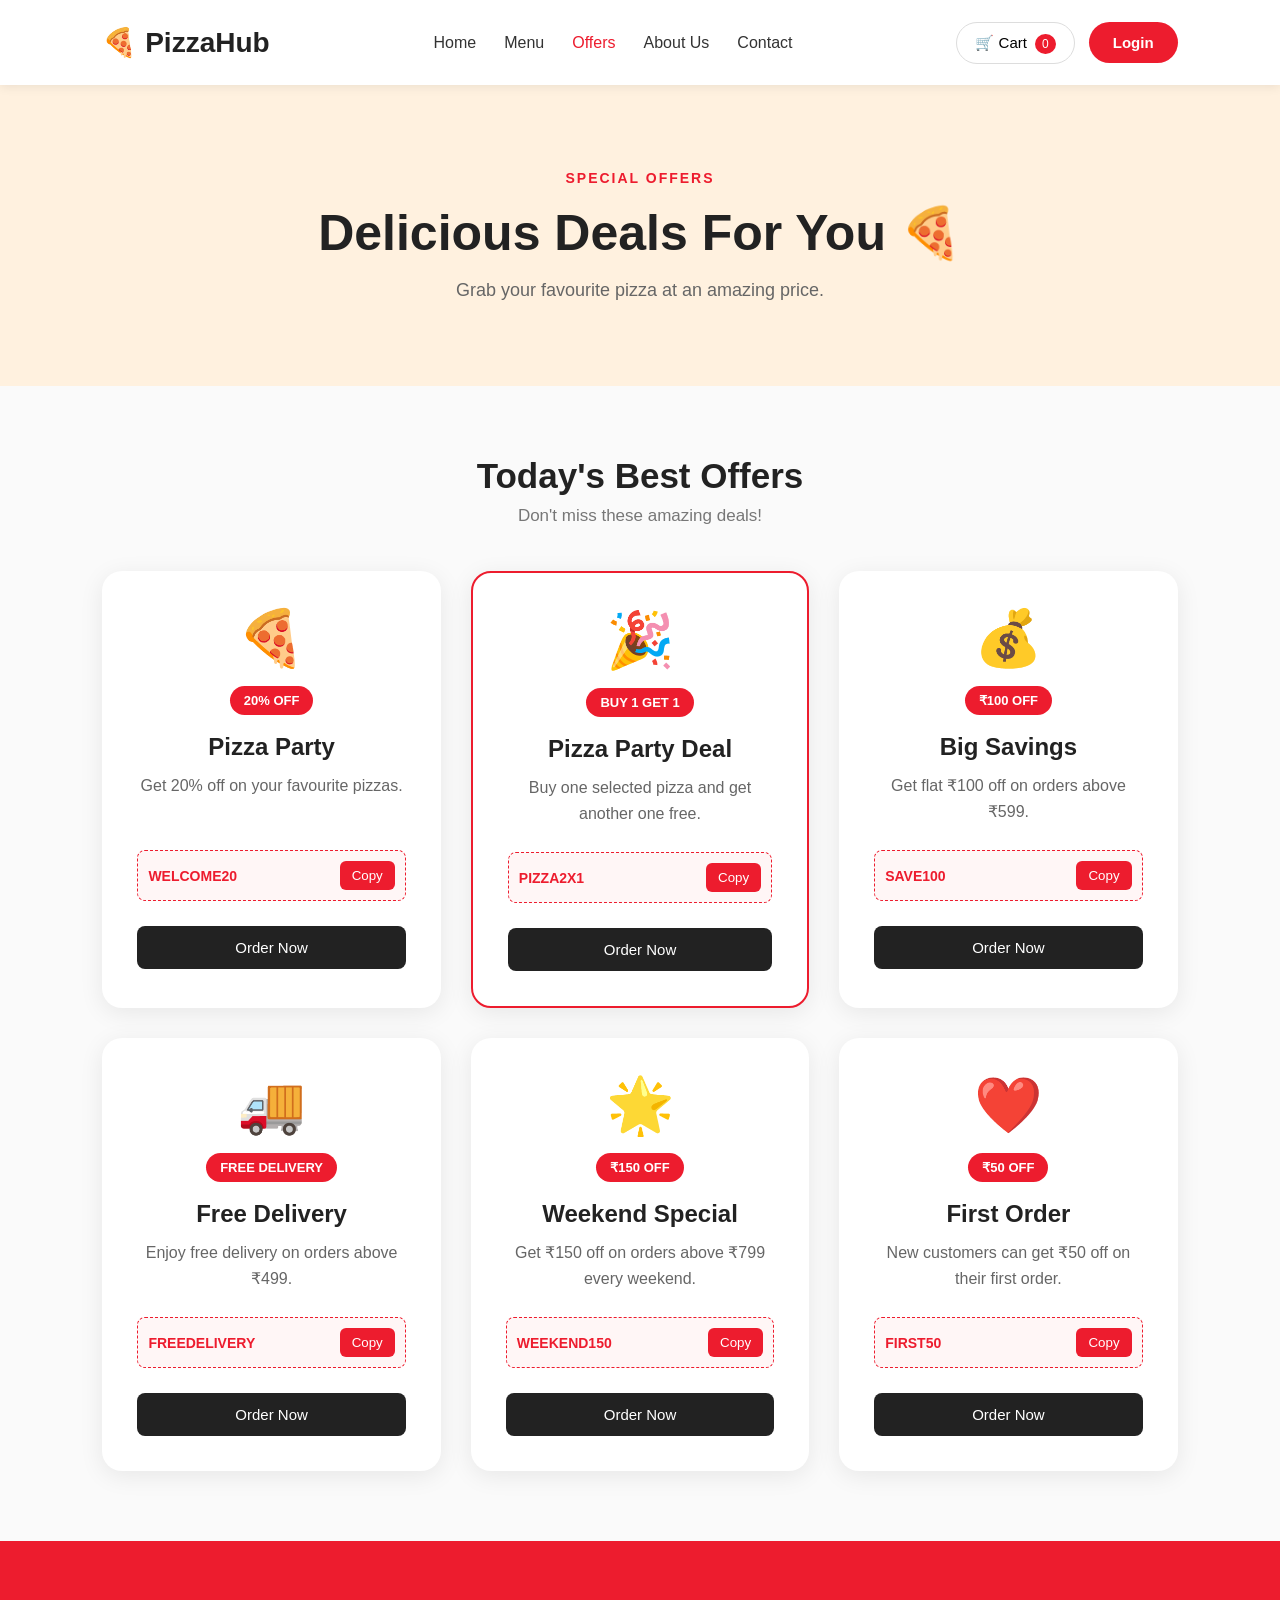
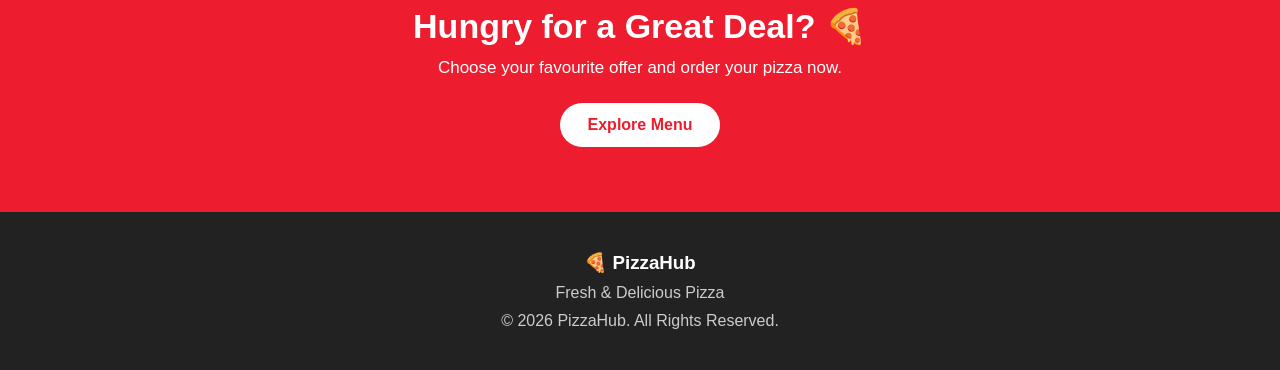
<file: offers.html>
<!DOCTYPE html>
<html lang="en">

<head>

    <meta charset="UTF-8">

    <meta name="viewport"
          content="width=device-width, initial-scale=1.0">

    <title>Offers - PizzaHub</title>

    <link rel="stylesheet"
          href="offers.css">

</head>

<body>


    <!-- ================= NAVBAR ================= -->

    <nav class="navbar">

        <!-- LOGO -->

        <div class="logo">
            🍕 PizzaHub
        </div>


        <!-- NAV LINKS -->

        <div class="nav-links">

            <a href="index.html">
                Home
            </a>

            <a href="menu.html">
                Menu
            </a>

            <a href="offers.html"
               class="active">
                Offers
            </a>

            <a href="about.html">
                About Us
            </a>

            <a href="contact.html">
                Contact
            </a>

        </div>


        <!-- RIGHT SIDE -->

        <div class="nav-actions">

            <button
                class="cart-btn"
                onclick="window.location.href='cart.html'">

                🛒 Cart
                <span id="cartCount">0</span>

            </button>


            <button
                class="login-btn"
                onclick="window.location.href='login.html'">

                Login

            </button>

        </div>

    </nav>


    <!-- ================= HERO ================= -->

    <section class="offer-hero">

        <p class="small-title">
            SPECIAL OFFERS
        </p>

        <h1>
            Delicious Deals For You 🍕
        </h1>

        <p>
            Grab your favourite pizza at an amazing price.
        </p>

    </section>


    <!-- ================= OFFERS ================= -->

    <section class="offers-section">

        <div class="section-heading">

            <h2>
                Today's Best Offers
            </h2>

            <p>
                Don't miss these amazing deals!
            </p>

        </div>


        <div class="offers-grid">


            <!-- OFFER 1 -->

            <div class="offer-card">

                <div class="offer-icon">
                    🍕
                </div>

                <span class="offer-tag">
                    20% OFF
                </span>

                <h3>
                    Pizza Party
                </h3>

                <p>
                    Get 20% off on your favourite
                    pizzas.
                </p>

                <div class="coupon-box">

                    <span>
                        WELCOME20
                    </span>

                    <button
                        onclick="copyCoupon('WELCOME20')">

                        Copy

                    </button>

                </div>

                <button
                    class="order-btn"
                    onclick="goToMenu()">

                    Order Now

                </button>

            </div>


            <!-- OFFER 2 -->

            <div class="offer-card featured">

                <div class="offer-icon">
                    🎉
                </div>

                <span class="offer-tag">
                    BUY 1 GET 1
                </span>

                <h3>
                    Pizza Party Deal
                </h3>

                <p>
                    Buy one selected pizza and
                    get another one free.
                </p>

                <div class="coupon-box">

                    <span>
                        PIZZA2X1
                    </span>

                    <button
                        onclick="copyCoupon('PIZZA2X1')">

                        Copy

                    </button>

                </div>

                <button
                    class="order-btn"
                    onclick="goToMenu()">

                    Order Now

                </button>

            </div>


            <!-- OFFER 3 -->

            <div class="offer-card">

                <div class="offer-icon">
                    💰
                </div>

                <span class="offer-tag">
                    ₹100 OFF
                </span>

                <h3>
                    Big Savings
                </h3>

                <p>
                    Get flat ₹100 off on orders
                    above ₹599.
                </p>

                <div class="coupon-box">

                    <span>
                        SAVE100
                    </span>

                    <button
                        onclick="copyCoupon('SAVE100')">

                        Copy

                    </button>

                </div>

                <button
                    class="order-btn"
                    onclick="goToMenu()">

                    Order Now

                </button>

            </div>


            <!-- OFFER 4 -->

            <div class="offer-card">

                <div class="offer-icon">
                    🚚
                </div>

                <span class="offer-tag">
                    FREE DELIVERY
                </span>

                <h3>
                    Free Delivery
                </h3>

                <p>
                    Enjoy free delivery on orders
                    above ₹499.
                </p>

                <div class="coupon-box">

                    <span>
                        FREEDELIVERY
                    </span>

                    <button
                        onclick="copyCoupon('FREEDELIVERY')">

                        Copy

                    </button>

                </div>

                <button
                    class="order-btn"
                    onclick="goToMenu()">

                    Order Now

                </button>

            </div>


            <!-- OFFER 5 -->

            <div class="offer-card">

                <div class="offer-icon">
                    🌟
                </div>

                <span class="offer-tag">
                    ₹150 OFF
                </span>

                <h3>
                    Weekend Special
                </h3>

                <p>
                    Get ₹150 off on orders above
                    ₹799 every weekend.
                </p>

                <div class="coupon-box">

                    <span>
                        WEEKEND150
                    </span>

                    <button
                        onclick="copyCoupon('WEEKEND150')">

                        Copy

                    </button>

                </div>

                <button
                    class="order-btn"
                    onclick="goToMenu()">

                    Order Now

                </button>

            </div>


            <!-- OFFER 6 -->

            <div class="offer-card">

                <div class="offer-icon">
                    ❤️
                </div>

                <span class="offer-tag">
                    ₹50 OFF
                </span>

                <h3>
                    First Order
                </h3>

                <p>
                    New customers can get ₹50 off
                    on their first order.
                </p>

                <div class="coupon-box">

                    <span>
                        FIRST50
                    </span>

                    <button
                        onclick="copyCoupon('FIRST50')">

                        Copy

                    </button>

                </div>

                <button
                    class="order-btn"
                    onclick="goToMenu()">

                    Order Now

                </button>

            </div>


        </div>

    </section>


    <!-- ================= CTA ================= -->

    <section class="offer-cta">

        <h2>
            Hungry for a Great Deal? 🍕
        </h2>

        <p>
            Choose your favourite offer and
            order your pizza now.
        </p>

        <button
            onclick="goToMenu()">

            Explore Menu

        </button>

    </section>


    <!-- ================= FOOTER ================= -->

    <footer>

        <h3>
            🍕 PizzaHub
        </h3>

        <p>
            Fresh & Delicious Pizza
        </p>

        <p>
            © 2026 PizzaHub. All Rights Reserved.
        </p>

    </footer>


    <script src="offers.js"></script>

</body>

</html>
</file>
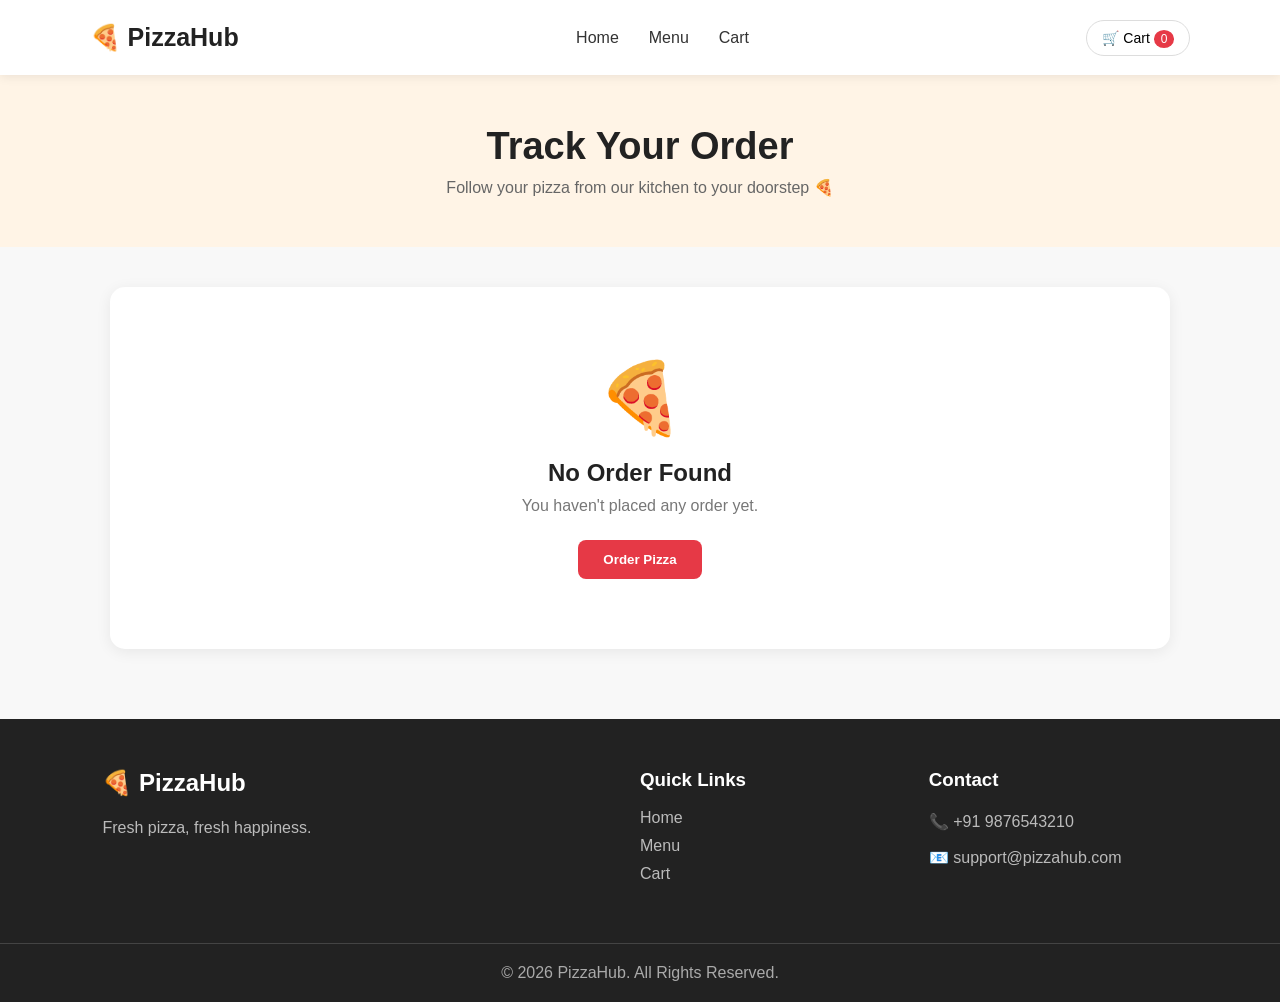
<file: order-tracking.html>
<!DOCTYPE html>
<html lang="en">

<head>

    <meta charset="UTF-8">

    <meta name="viewport"
        content="width=device-width, initial-scale=1.0">

    <title>PizzaHub - Order Tracking</title>

    <link rel="stylesheet"
        href="order-tracking.css">

</head>

<body>


    <!-- ================= NAVBAR ================= -->

    <header class="navbar">

        <div class="logo">
            🍕 PizzaHub
        </div>

        <nav>

            <a href="index.html">
                Home
            </a>

            <a href="menu.html">
                Menu
            </a>

            <a href="cart.html">
                Cart
            </a>

        </nav>

        <div class="nav-right">

            <button id="cartBtn">

                🛒 Cart

                <span id="cartCount">
                    0
                </span>

            </button>

        </div>

    </header>


    <!-- ================= PAGE HEADER ================= -->

    <section class="page-header">

        <h1>
            Track Your Order
        </h1>

        <p>
            Follow your pizza from our kitchen
            to your doorstep 🍕
        </p>

    </section>


    <!-- ================= TRACKING SECTION ================= -->

    <main class="tracking-container">


        <!-- ORDER NOT FOUND -->

        <section
            id="noOrder"
            class="no-order">

            <div class="empty-icon">
                🍕
            </div>

            <h2>
                No Order Found
            </h2>

            <p>
                You haven't placed any order yet.
            </p>

            <button
                id="shopNowBtn">

                Order Pizza

            </button>

        </section>


        <!-- ORDER CONTENT -->

        <section
            id="orderContent"
            class="order-content">


            <!-- ORDER HEADER -->

            <div class="order-header">

                <div>

                    <h2>
                        Order #<span id="orderId">
                        </span>
                    </h2>

                    <p id="orderDate">
                    </p>

                </div>


                <div class="order-total">

                    <span>
                        Total
                    </span>

                    <strong id="orderTotal">
                        ₹0
                    </strong>

                </div>

            </div>


            <!-- ================= STATUS ================= -->

            <section class="status-box">

                <h2>
                    Order Status
                </h2>


                <div class="status-tracker">


                    <!-- STEP 1 -->

                    <div
                        class="status-step active"
                        id="step1">

                        <div class="status-circle">
                            ✓
                        </div>

                        <h3>
                            Order Placed
                        </h3>

                        <p>
                            We received your order
                        </p>

                    </div>


                    <div class="status-line active"
                        id="line1">
                    </div>


                    <!-- STEP 2 -->

                    <div
                        class="status-step"
                        id="step2">

                        <div class="status-circle">
                            🍳
                        </div>

                        <h3>
                            Preparing
                        </h3>

                        <p>
                            Your pizza is being prepared
                        </p>

                    </div>


                    <div class="status-line"
                        id="line2">
                    </div>


                    <!-- STEP 3 -->

                    <div
                        class="status-step"
                        id="step3">

                        <div class="status-circle">
                            🛵
                        </div>

                        <h3>
                            Out for Delivery
                        </h3>

                        <p>
                            Your order is on the way
                        </p>

                    </div>


                    <div class="status-line"
                        id="line3">
                    </div>


                    <!-- STEP 4 -->

                    <div
                        class="status-step"
                        id="step4">

                        <div class="status-circle">
                            🏠
                        </div>

                        <h3>
                            Delivered
                        </h3>

                        <p>
                            Enjoy your pizza!
                        </p>

                    </div>

                </div>

            </section>


            <!-- ================= MAIN GRID ================= -->

            <div class="tracking-grid">


                <!-- CUSTOMER DETAILS -->

                <section class="details-box">

                    <h2>
                        📍 Delivery Details
                    </h2>

                    <div class="detail-item">

                        <strong>
                            Customer
                        </strong>

                        <span id="customerName">
                        </span>

                    </div>


                    <div class="detail-item">

                        <strong>
                            Phone
                        </strong>

                        <span id="customerPhone">
                        </span>

                    </div>


                    <div class="detail-item">

                        <strong>
                            Address
                        </strong>

                        <span id="customerAddress">
                        </span>

                    </div>


                    <div class="detail-item">

                        <strong>
                            Payment
                        </strong>

                        <span id="paymentMethod">
                        </span>

                    </div>

                </section>


                <!-- ORDER ITEMS -->

                <section class="details-box">

                    <h2>
                        🍕 Order Items
                    </h2>

                    <div id="orderItems">

                    </div>

                </section>

            </div>


            <!-- ================= ACTIONS ================= -->

            <div class="actions">

                <button
                    id="continueShoppingBtn"
                    class="primary-btn">

                    Continue Shopping

                </button>

                <button
                    id="backHomeBtn"
                    class="secondary-btn">

                    Back to Home

                </button>

            </div>

        </section>

    </main>


    <!-- ================= FOOTER ================= -->

    <footer>

        <div class="footer-content">


            <div>

                <h2>
                    🍕 PizzaHub
                </h2>

                <p>
                    Fresh pizza, fresh happiness.
                </p>

            </div>


            <div>

                <h3>
                    Quick Links
                </h3>

                <a href="index.html">
                    Home
                </a>

                <a href="menu.html">
                    Menu
                </a>

                <a href="cart.html">
                    Cart
                </a>

            </div>


            <div>

                <h3>
                    Contact
                </h3>

                <p>
                    📞 +91 9876543210
                </p>

                <p>
                    📧 support@pizzahub.com
                </p>

            </div>

        </div>


        <div class="copyright">

            © 2026 PizzaHub. All Rights Reserved.

        </div>

    </footer>


    <script src="order-tracking.js"></script>

</body>

</html>
</file>
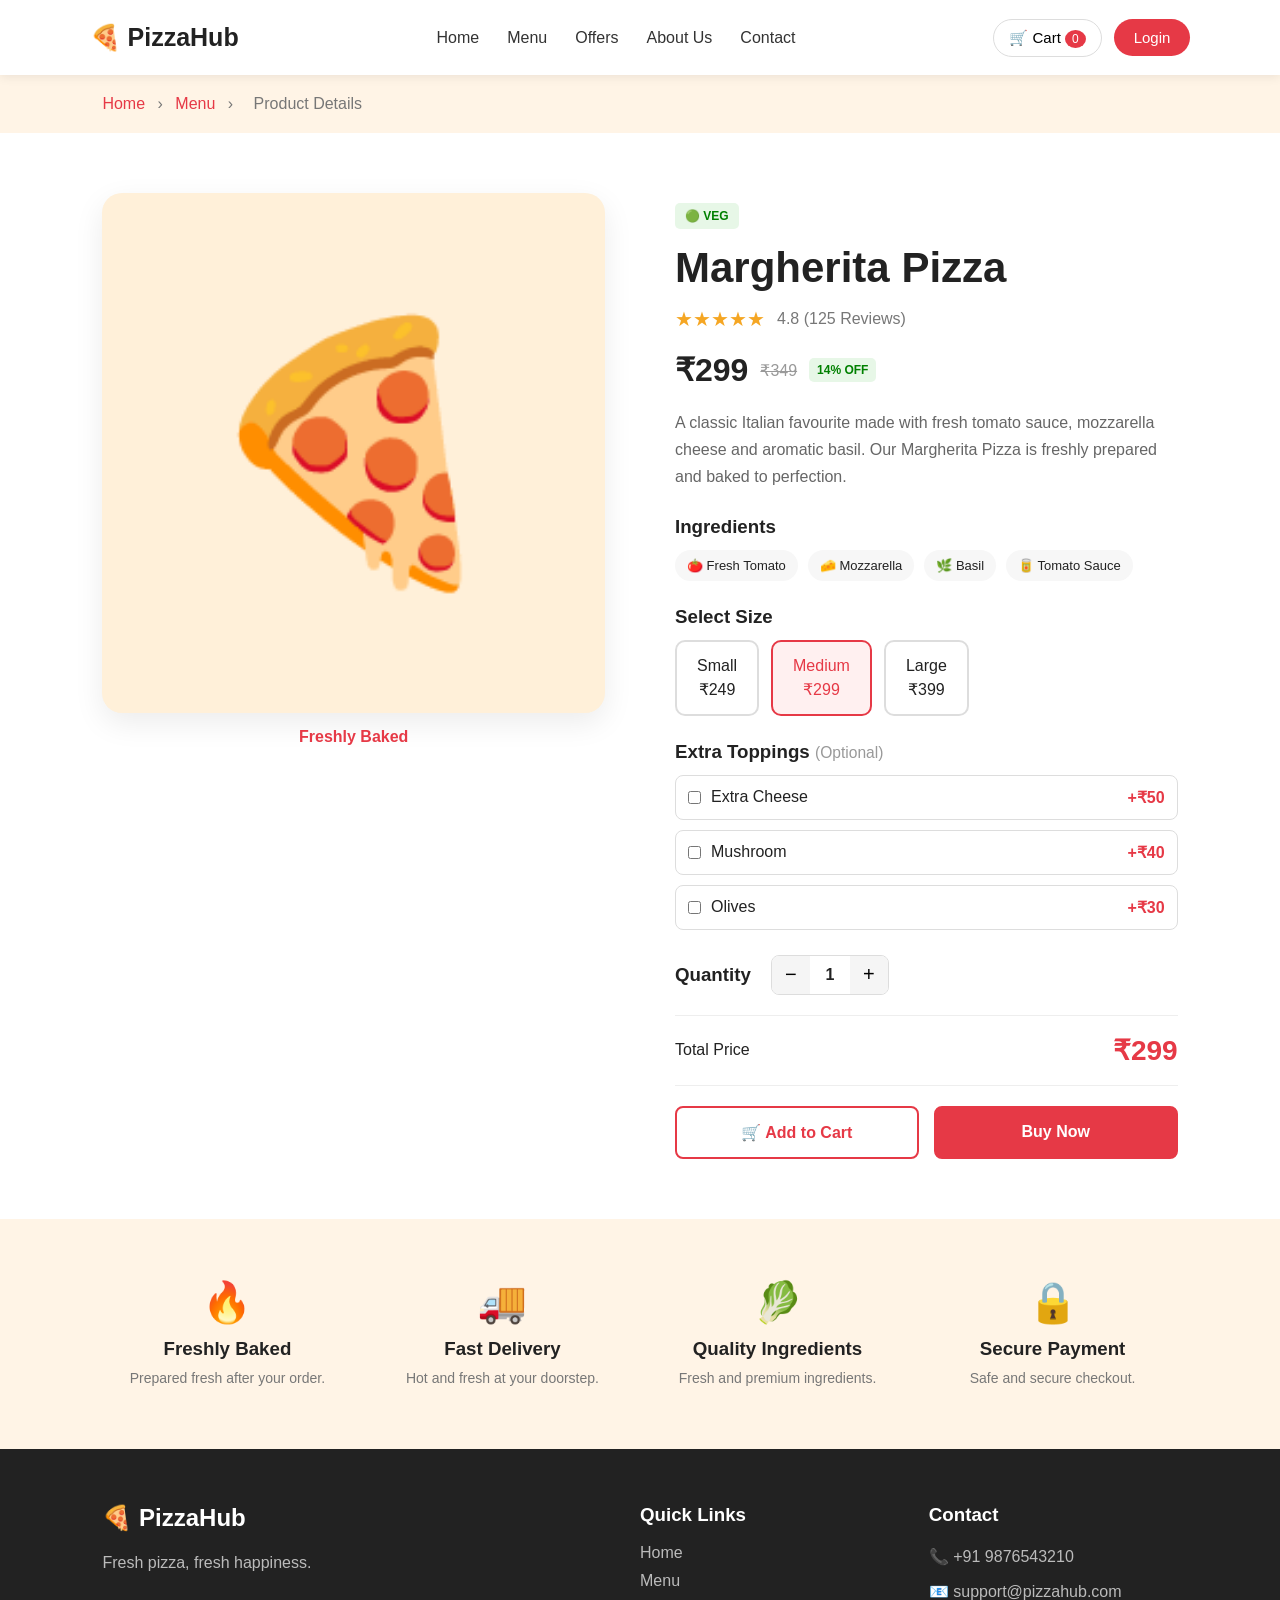
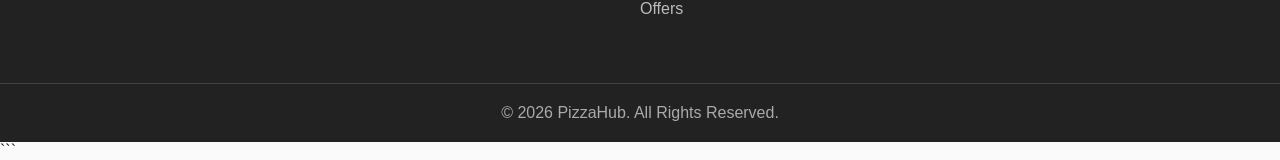
<file: product.html>
<!DOCTYPE html>
<html lang="en">

<head>
    <meta charset="UTF-8">
    <meta name="viewport" content="width=device-width, initial-scale=1.0">

    <title>PizzaHub - Product Details</title>

    <link rel="stylesheet" href="product.css">
</head>

<body>

    <!-- ================= NAVBAR ================= -->

    <header class="navbar">

        <div class="logo">
            🍕 PizzaHub
        </div>

        <nav>
            <a href="index.html">Home</a>
            <a href="menu.html">Menu</a>
            <a href="#">Offers</a>
            <a href="#">About Us</a>
            <a href="#">Contact</a>
        </nav>

        <div class="nav-right">

            <button id="cartBtn">
                🛒 Cart
                <span id="cartCount">0</span>
            </button>

            <button id="loginBtn">
                Login
            </button>

        </div>

    </header>


    <!-- ================= BREADCRUMB ================= -->

    <div class="breadcrumb">

        <a href="index.html">Home</a>

        <span>›</span>

        <a href="menu.html">Menu</a>
      

        <span>›</span>

        <span>Product Details</span>

    </div>


    <!-- ================= PRODUCT DETAILS ================= -->

    <main class="product-section">


        <!-- PRODUCT IMAGE -->

        <div class="product-image-section">

            <div class="main-image">
                🍕
            </div>

            <div class="image-label">
                Freshly Baked
            </div>

        </div>


        <!-- PRODUCT INFORMATION -->

        <div class="product-info">

            <span class="veg-tag">
                🟢 VEG
            </span>


            <h1 id="productName">
                Margherita Pizza
            </h1>


            <!-- Rating -->

            <div class="rating">

                <span class="stars">
                    ★★★★★
                </span>

                <span>
                    4.8 (125 Reviews)
                </span>

            </div>


            <!-- Price -->

            <div class="price-section">

                <span id="productPrice">
                    ₹299
                </span>

                <del>
                    ₹349
                </del>

                <span class="discount">
                    14% OFF
                </span>

            </div>


            <!-- Description -->

            <p class="description">

                A classic Italian favourite made with
                fresh tomato sauce, mozzarella cheese
                and aromatic basil. Our Margherita Pizza
                is freshly prepared and baked to perfection.

            </p>


            <!-- Ingredients -->

            <div class="ingredients">

                <h3>Ingredients</h3>

                <div class="ingredient-list">

                    <span>🍅 Fresh Tomato</span>

                    <span>🧀 Mozzarella</span>

                    <span>🌿 Basil</span>

                    <span>🥫 Tomato Sauce</span>

                </div>

            </div>


            <!-- SIZE -->

            <div class="option-section">

                <h3>Select Size</h3>

                <div class="size-options">

                    <label>

                        <input
                            type="radio"
                            name="size"
                            value="Small"
                            data-price="249"
                        >

                        <span>
                            Small
                            <br>
                            ₹249
                        </span>

                    </label>


                    <label class="selected">

                        <input
                            type="radio"
                            name="size"
                            value="Medium"
                            data-price="299"
                            checked
                        >

                        <span>
                            Medium
                            <br>
                            ₹299
                        </span>

                    </label>


                    <label>

                        <input
                            type="radio"
                            name="size"
                            value="Large"
                            data-price="399"
                        >

                        <span>
                            Large
                            <br>
                            ₹399
                        </span>

                    </label>

                </div>

            </div>


            <!-- TOPPINGS -->

            <div class="option-section">

                <h3>
                    Extra Toppings
                    <small>(Optional)</small>
                </h3>


                <div class="toppings">

                    <label>

                        <input
                            type="checkbox"
                            class="topping"
                            value="Extra Cheese"
                            data-price="50"
                        >

                        <span>
                            Extra Cheese
                        </span>

                        <strong>
                            +₹50
                        </strong>

                    </label>


                    <label>

                        <input
                            type="checkbox"
                            class="topping"
                            value="Mushroom"
                            data-price="40"
                        >

                        <span>
                            Mushroom
                        </span>

                        <strong>
                            +₹40
                        </strong>

                    </label>


                    <label>

                        <input
                            type="checkbox"
                            class="topping"
                            value="Olives"
                            data-price="30"
                        >

                        <span>
                            Olives
                        </span>

                        <strong>
                            +₹30
                        </strong>

                    </label>

                </div>

            </div>


            <!-- QUANTITY -->

            <div class="quantity-section">

                <h3>Quantity</h3>

                <div class="quantity-box">

                    <button id="minusBtn">
                        −
                    </button>

                    <span id="quantity">
                        1
                    </span>

                    <button id="plusBtn">
                        +
                    </button>

                </div>

            </div>


            <!-- TOTAL -->

            <div class="total-section">

                <span>
                    Total Price
                </span>

                <strong id="totalPrice">
                    ₹299
                </strong>

            </div>


            <!-- BUTTONS -->

            <div class="action-buttons">

                <button
                    class="add-cart-btn"
                    id="addCartBtn"
                >
                    🛒 Add to Cart
                </button>

                <button
                    class="buy-now-btn"
                    id="buyNowBtn"
                >
                    Buy Now
                </button>

            </div>

        </div>

    </main>


    <!-- ================= EXTRA INFORMATION ================= -->

    <section class="product-features">

        <div>

            <span>🔥</span>

            <h3>Freshly Baked</h3>

            <p>
                Prepared fresh after your order.
            </p>

        </div>


        <div>

            <span>🚚</span>

            <h3>Fast Delivery</h3>

            <p>
                Hot and fresh at your doorstep.
            </p>

        </div>


        <div>

            <span>🥬</span>

            <h3>Quality Ingredients</h3>

            <p>
                Fresh and premium ingredients.
            </p>

        </div>


        <div>

            <span>🔒</span>

            <h3>Secure Payment</h3>

            <p>
                Safe and secure checkout.
            </p>

        </div>

    </section>


    <!-- ================= FOOTER ================= -->

    <footer>

        <div class="footer-content">

            <div>

                <h2>🍕 PizzaHub</h2>

                <p>
                    Fresh pizza, fresh happiness.
                </p>

            </div>


            <div>

                <h3>Quick Links</h3>

                <a href="index.html">
                    Home
                </a>

                <a href="menu.html">
                    Menu
                </a>

                <a href="#">
                    Offers
                </a>

            </div>


            <div>

                <h3>Contact</h3>

                <p>📞 +91 9876543210</p>

                <p>
                    📧 support@pizzahub.com
                </p>

            </div>

        </div>


        <div class="copyright">

            © 2026 PizzaHub. All Rights Reserved.

        </div>

    </footer>


    <script src="product.js"></script>

</body>

</html>
```
</file>
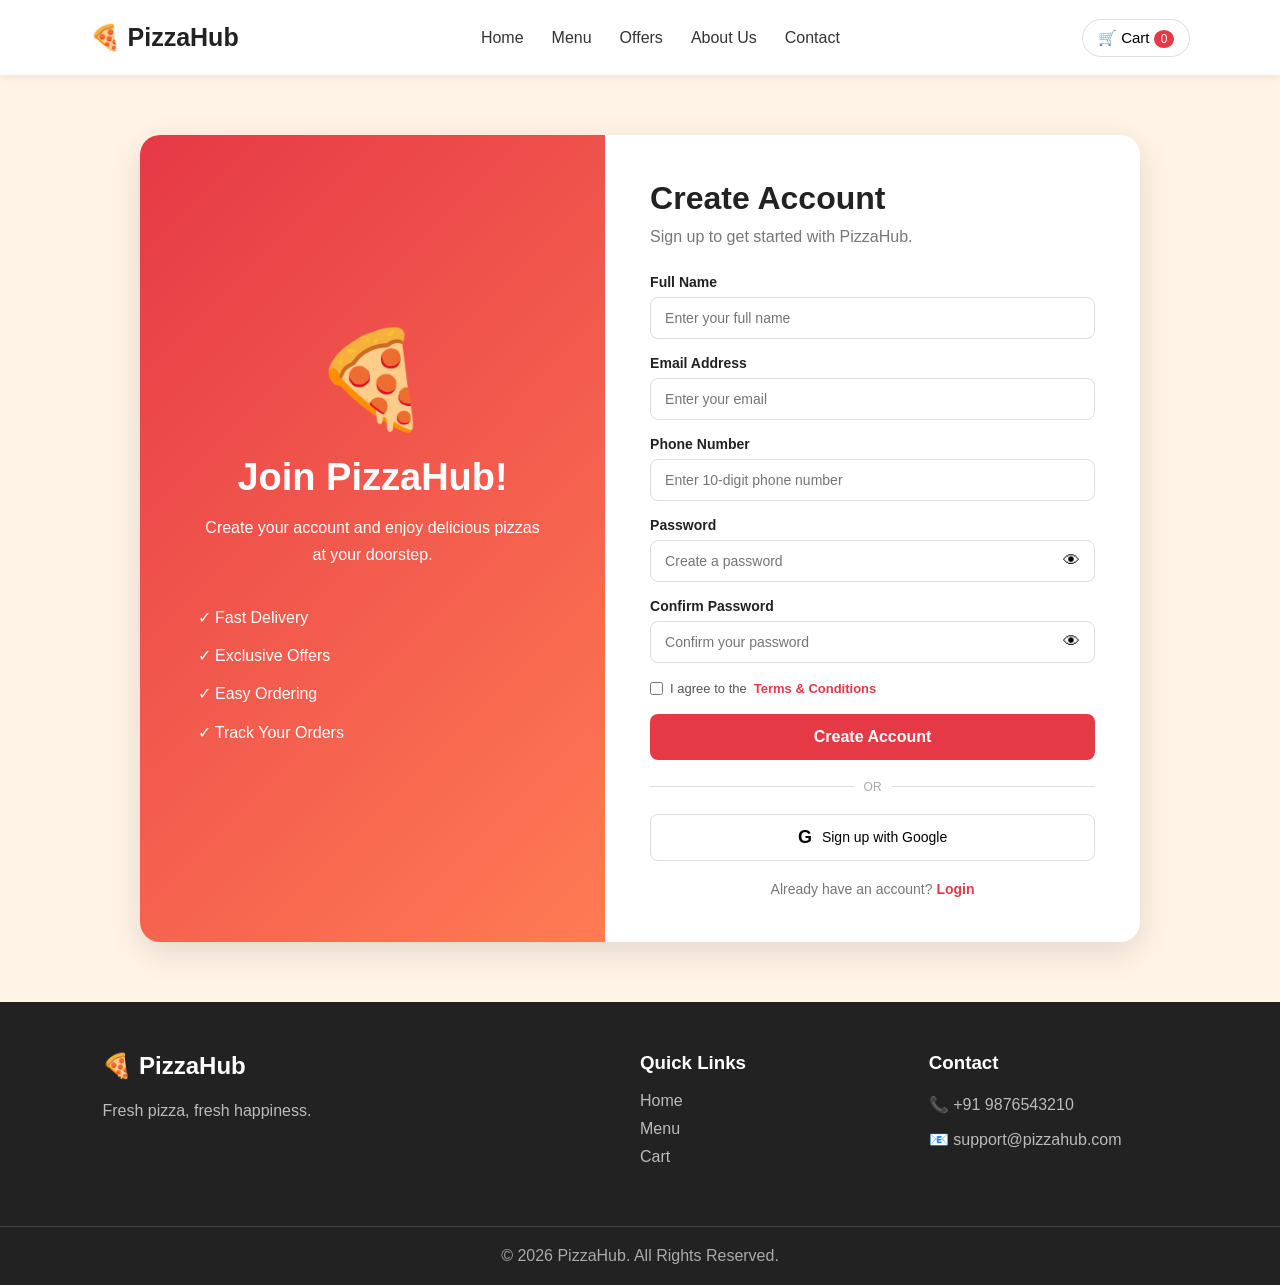
<file: register.html>
<!DOCTYPE html>
<html lang="en">

<head>
    <meta charset="UTF-8">
    <meta name="viewport" content="width=device-width, initial-scale=1.0">

    <title>PizzaHub - Create Account</title>

    <link rel="stylesheet" href="register.css">
</head>

<body>

    <!-- ================= NAVBAR ================= -->

    <header class="navbar">

        <div class="logo">
            🍕 PizzaHub
        </div>

        <nav>
            <a href="index.html">Home</a>
            <a href="menu.html">Menu</a>
            <a href="index.html#offers">Offers</a>
            <a href="#">About Us</a>
            <a href="#">Contact</a>
        </nav>

        <div class="nav-right">

            <button id="cartBtn">
                🛒 Cart
                <span id="cartCount">0</span>
            </button>

        </div>

    </header>


    <!-- ================= REGISTRATION SECTION ================= -->

    <main class="register-section">

        <div class="register-container">

            <!-- LEFT SIDE -->

            <div class="register-image">

                <div class="image-content">

                    <div class="pizza-icon">
                        🍕
                    </div>

                    <h1>
                        Join PizzaHub!
                    </h1>

                    <p>
                        Create your account and enjoy
                        delicious pizzas at your doorstep.
                    </p>

                    <div class="benefits">

                        <div>✓ Fast Delivery</div>

                        <div>✓ Exclusive Offers</div>

                        <div>✓ Easy Ordering</div>

                        <div>✓ Track Your Orders</div>

                    </div>

                </div>

            </div>


            <!-- RIGHT SIDE -->

            <div class="register-form">

                <div class="form-header">

                    <h2>
                        Create Account
                    </h2>

                    <p>
                        Sign up to get started with PizzaHub.
                    </p>

                </div>


                <!-- REGISTRATION FORM -->

                <form id="registerForm">

                    <!-- Full Name -->

                    <div class="form-group">

                        <label for="name">
                            Full Name
                        </label>

                        <input
                            type="text"
                            id="name"
                            placeholder="Enter your full name"
                        >

                        <small id="nameError"></small>

                    </div>


                    <!-- Email -->

                    <div class="form-group">

                        <label for="email">
                            Email Address
                        </label>

                        <input
                            type="email"
                            id="email"
                            placeholder="Enter your email"
                        >

                        <small id="emailError"></small>

                    </div>


                    <!-- Phone -->

                    <div class="form-group">

                        <label for="phone">
                            Phone Number
                        </label>

                        <input
                            type="tel"
                            id="phone"
                            placeholder="Enter 10-digit phone number"
                            maxlength="10"
                        >

                        <small id="phoneError"></small>

                    </div>


                    <!-- Password -->

                    <div class="form-group">

                        <label for="password">
                            Password
                        </label>

                        <div class="password-box">

                            <input
                                type="password"
                                id="password"
                                placeholder="Create a password"
                            >

                            <button
                                type="button"
                                id="showPassword">
                                👁
                            </button>

                        </div>

                        <small id="passwordError"></small>

                    </div>


                    <!-- Confirm Password -->

                    <div class="form-group">

                        <label for="confirmPassword">
                            Confirm Password
                        </label>

                        <div class="password-box">

                            <input
                                type="password"
                                id="confirmPassword"
                                placeholder="Confirm your password"
                            >

                            <button
                                type="button"
                                id="showConfirmPassword">
                                👁
                            </button>

                        </div>

                        <small id="confirmPasswordError"></small>

                    </div>


                    <!-- Terms -->

                    <div class="terms">

                        <label>

                            <input
                                type="checkbox"
                                id="terms"
                            >

                            I agree to the
                            <a href="#">
                                Terms & Conditions
                            </a>

                        </label>

                        <small id="termsError"></small>

                    </div>


                    <!-- Register Button -->

                    <button
                        type="submit"
                        class="register-btn">

                        Create Account

                    </button>


                    <!-- Divider -->

                    <div class="divider">

                        <span>OR</span>

                    </div>


                    <!-- Google -->

                    <button
                        type="button"
                        class="google-btn"
                        id="googleBtn">

                        <span>G</span>

                        Sign up with Google

                    </button>


                    <!-- Login -->

                    <p class="login-text">

                        Already have an account?

                        <a href="login.html">
                            Login
                        </a>

                    </p>

                </form>

            </div>

        </div>

    </main>


    <!-- ================= FOOTER ================= -->

    <footer>

        <div class="footer-content">

            <div>

                <h2>
                    🍕 PizzaHub
                </h2>

                <p>
                    Fresh pizza, fresh happiness.
                </p>

            </div>


            <div>

                <h3>
                    Quick Links
                </h3>

                <a href="index.html">
                    Home
                </a>

                <a href="menu.html">
                    Menu
                </a>

                <a href="cart.html">
                    Cart
                </a>

            </div>


            <div>

                <h3>
                    Contact
                </h3>

                <p>
                    📞 +91 9876543210
                </p>

                <p>
                    📧 support@pizzahub.com
                </p>

            </div>

        </div>


        <div class="copyright">

            © 2026 PizzaHub. All Rights Reserved.

        </div>

    </footer>


    <script src="register.js"></script>

</body>

</html>
</file>
<file: home.css>
/* ================= GENERAL ================= */

* {
    margin: 0;
    padding: 0;
    box-sizing: border-box;
}

html {
    scroll-behavior: smooth;
}

body {
    font-family: Arial, sans-serif;
    background-color: #fff;
    color: #222;
}

button {
    cursor: pointer;
}


/* ================= NAVBAR ================= */

.navbar {
    height: 75px;
    display: flex;
    align-items: center;
    justify-content: space-between;

    padding: 0 7%;

    background-color: white;

    box-shadow: 0 2px 10px rgba(0, 0, 0, 0.08);

    position: sticky;
    top: 0;

    z-index: 1000;
}

.logo {
    font-size: 25px;
    font-weight: bold;
}

.navbar nav {
    display: flex;
    gap: 30px;
}

.navbar nav a {
    text-decoration: none;
    color: #333;
    font-weight: 500;
}

.navbar nav a:hover {
    color: #e63946;
}

.nav-right {
    display: flex;
    align-items: center;
    gap: 12px;
}

.nav-right button {
    border: none;
    background: none;
    font-size: 18px;
}

#loginBtn {
    background-color: #e63946;
    color: white;
    padding: 10px 20px;
    border-radius: 20px;
}


/* ================= HERO ================= */

.hero {
    min-height: 550px;

    display: flex;
    align-items: center;
    justify-content: space-between;

    padding: 60px 8%;

    background-color: #fff4e6;
}

.hero-content {
    width: 50%;
}

.small-title {
    color: #e63946;
    font-weight: bold;
    letter-spacing: 2px;
    margin-bottom: 15px;
}

.hero h1 {
    font-size: 60px;
    line-height: 1.1;
    margin-bottom: 20px;
}

.hero h1 span {
    color: #e63946;
}

.hero-content > p {
    font-size: 18px;
    color: #666;
    line-height: 1.6;
    margin-bottom: 30px;
}

.hero-buttons {
    display: flex;
    gap: 15px;
}

.primary-btn,
.secondary-btn {
    padding: 14px 25px;
    border-radius: 30px;
    font-size: 16px;
    border: none;
}

.primary-btn {
    background-color: #e63946;
    color: white;
}

.secondary-btn {
    background-color: white;
    border: 2px solid #e63946;
    color: #e63946;
}

.hero-image {
    width: 45%;
    display: flex;
    justify-content: center;
}

.pizza-circle {
    width: 350px;
    height: 350px;

    border-radius: 50%;

    background-color: #ffd166;

    display: flex;
    align-items: center;
    justify-content: center;

    font-size: 190px;

    box-shadow: 0 20px 40px rgba(0, 0, 0, 0.15);
}


/* ================= SECTION TITLE ================= */

.section-title {
    text-align: center;
    margin-bottom: 40px;
}

.section-title p {
    color: #e63946;
    font-size: 14px;
    font-weight: bold;
    letter-spacing: 2px;
}

.section-title h2 {
    font-size: 35px;
    margin-top: 8px;
}


/* ================= CATEGORIES ================= */

.categories {
    padding: 80px 8%;
}

.category-container {
    display: grid;

    grid-template-columns:
        repeat(4, 1fr);

    gap: 25px;
}

.category-card {
    padding: 30px;
    text-align: center;

    border-radius: 15px;

    background-color: #fff;

    box-shadow:
        0 5px 20px rgba(0, 0, 0, 0.08);

    transition: 0.3s;
}

.category-card:hover {
    transform: translateY(-8px);
}

.category-icon {
    font-size: 55px;
    margin-bottom: 15px;
}

.category-card h3 {
    margin-bottom: 10px;
}

.category-card p {
    color: #777;
}


/* ================= POPULAR PIZZA ================= */

.popular {
    padding: 80px 8%;
    background-color: #fafafa;
}

.pizza-container {
    display: grid;

    grid-template-columns:
        repeat(3, 1fr);

    gap: 30px;
}

.pizza-card {
    background-color: white;

    border-radius: 15px;

    overflow: hidden;

    box-shadow:
        0 5px 20px rgba(0, 0, 0, 0.08);

    transition: 0.3s;
}

.pizza-card:hover {
    transform: translateY(-8px);
}

.pizza-image {
    height: 220px;

    background-color: #fff0d9;

    display: flex;
    align-items: center;
    justify-content: center;

    font-size: 120px;
}

.pizza-info {
    padding: 25px;
}

.pizza-info h3 {
    margin-bottom: 10px;
}

.pizza-info p {
    color: #777;
    line-height: 1.5;
    margin-bottom: 20px;
}

.pizza-bottom {
    display: flex;
    justify-content: space-between;
    align-items: center;
}

.price {
    font-size: 22px;
    font-weight: bold;
}

.add-cart {
    background-color: #e63946;
    color: white;

    border: none;

    padding: 10px 18px;

    border-radius: 20px;
}

.view-menu-btn {
    display: block;

    margin: 40px auto 0;

    padding: 13px 25px;

    border: 2px solid #e63946;

    color: #e63946;

    background-color: white;

    border-radius: 25px;

    font-size: 16px;
}


/* ================= OFFER ================= */

.offer {
    padding: 80px 8%;

    background-color: #e63946;

    color: white;

    text-align: center;
}

.offer-content p:first-child {
    letter-spacing: 2px;
    font-weight: bold;
}

.offer h2 {
    font-size: 50px;
    margin: 10px 0;
}

.offer h3 {
    font-size: 25px;
    margin-bottom: 15px;
}

.offer button {
    margin-top: 25px;

    padding: 13px 30px;

    border: none;

    border-radius: 25px;

    background-color: white;

    color: #e63946;

    font-weight: bold;
}


/* ================= WHY US ================= */

.why-us {
    padding: 80px 8%;
}

.features {
    display: grid;

    grid-template-columns:
        repeat(4, 1fr);

    gap: 25px;
}

.feature {
    text-align: center;
}

.feature > div {
    font-size: 50px;
    margin-bottom: 15px;
}

.feature h3 {
    margin-bottom: 10px;
}

.feature p {
    color: #777;
    line-height: 1.5;
}


/* ================= FOOTER ================= */

footer {
    background-color: #222;
    color: white;
}

.footer-content {
    padding: 60px 8%;

    display: grid;

    grid-template-columns:
        2fr 1fr 1fr;

    gap: 50px;
}

.footer-column h2,
.footer-column h3 {
    margin-bottom: 20px;
}

.footer-column p {
    color: #bbb;
    line-height: 1.7;
}

.footer-column a {
    display: block;

    color: #bbb;

    text-decoration: none;

    margin-bottom: 10px;
}

.footer-column a:hover {
    color: white;
}

.copyright {
    text-align: center;

    border-top: 1px solid #444;

    padding: 20px;

    color: #aaa;
}


/* ================= RESPONSIVE ================= */

@media (max-width: 900px) {

    .navbar nav {
        display: none;
    }

    .hero {
        flex-direction: column;
        text-align: center;
    }

    .hero-content {
        width: 100%;
    }

    .hero-buttons {
        justify-content: center;
    }

    .hero-image {
        width: 100%;
        margin-top: 40px;
    }

    .category-container {
        grid-template-columns:
            repeat(2, 1fr);
    }

    .pizza-container {
        grid-template-columns:
            repeat(2, 1fr);
    }

    .features {
        grid-template-columns:
            repeat(2, 1fr);
    }
}


@media (max-width: 600px) {

    .hero h1 {
        font-size: 40px;
    }

    .pizza-circle {
        width: 250px;
        height: 250px;
        font-size: 130px;
    }

    .category-container,
    .pizza-container,
    .features {
        grid-template-columns: 1fr;
    }

    .footer-content {
        grid-template-columns: 1fr;
    }
}
</file>
<file: about.css>
* {
    margin: 0;
    padding: 0;
    box-sizing: border-box;
}

body {
    font-family: Arial, sans-serif;
    color: #222;
    background: #fff;
}


/* ================= NAVBAR ================= */

.navbar {
    height: 85px;
    display: flex;
    align-items: center;
    justify-content: space-between;
    padding: 0 8%;
    background: white;
    box-shadow: 0 2px 10px rgba(0,0,0,0.08);
}

.logo {
    font-size: 27px;
    font-weight: bold;
}

.nav-links {
    display: flex;
    gap: 30px;
}

.nav-links a {
    text-decoration: none;
    color: #333;
    font-size: 17px;
}

.nav-links a:hover,
.nav-links .active {
    color: #ed1c2e;
}

.nav-actions {
    display: flex;
    gap: 12px;
}

.nav-actions button {
    padding: 11px 20px;
    border-radius: 25px;
    border: 1px solid #ddd;
    background: white;
    cursor: pointer;
    font-size: 15px;
}

.nav-actions button:last-child {
    background: #ed1c2e;
    color: white;
    border: none;
}


/* ================= HERO ================= */

.about-hero {
    background: #fff1df;
    padding: 100px 10%;
    text-align: center;
}

.small-title {
    color: #ed1c2e;
    font-weight: bold;
    letter-spacing: 2px;
    margin-bottom: 20px;
}

.about-hero h1 {
    font-size: 52px;
    margin-bottom: 20px;
}

.about-hero p {
    font-size: 18px;
    color: #666;
    line-height: 1.7;
}


/* ================= CONTENT ================= */

.about-content {
    display: grid;
    grid-template-columns: 1fr 1fr;
    gap: 40px;
    padding: 70px 10%;
}

.about-card {
    padding: 40px;
    border-radius: 20px;
    background: #fff;
    box-shadow: 0 5px 25px rgba(0,0,0,0.08);
}

.about-card h2 {
    font-size: 30px;
    margin-bottom: 20px;
}

.about-card p {
    color: #666;
    line-height: 1.7;
    margin-bottom: 15px;
}


/* ================= FEATURES ================= */

.feature {
    display: flex;
    gap: 20px;
    margin: 25px 0;
}

.feature span {
    font-size: 35px;
}

.feature h3 {
    margin-bottom: 5px;
}

.feature p {
    margin: 0;
}


/* ================= FOOTER ================= */

footer {
    text-align: center;
    background: #222;
    color: white;
    padding: 40px;
}

footer p {
    margin-top: 10px;
    color: #ccc;
}


/* ================= RESPONSIVE ================= */

@media (max-width: 900px) {

    .navbar {
        padding: 15px 5%;
        height: auto;
        flex-direction: column;
        gap: 15px;
    }

    .nav-links {
        flex-wrap: wrap;
        justify-content: center;
    }

    .about-content {
        grid-template-columns: 1fr;
    }

    .about-hero h1 {
        font-size: 38px;
    }

}
</file>
<file: cart.css>
/* ================= GENERAL ================= */

* {
    margin: 0;
    padding: 0;
    box-sizing: border-box;
}

body {
    font-family: Arial, sans-serif;

    background-color: #fafafa;

    color: #222;
}

button {
    cursor: pointer;

    font-family: inherit;
}


/* ================= NAVBAR ================= */

.navbar {
    height: 75px;

    display: flex;

    align-items: center;

    justify-content: space-between;

    padding: 0 7%;

    background-color: white;

    box-shadow:
        0 2px 10px rgba(0, 0, 0, 0.08);

    position: sticky;

    top: 0;

    z-index: 100;
}

.logo {
    font-size: 25px;

    font-weight: bold;
}

.navbar nav {
    display: flex;

    gap: 28px;
}

.navbar nav a {
    text-decoration: none;

    color: #333;

    font-weight: 500;
}

.navbar nav a:hover {
    color: #e63946;
}

.nav-right {
    display: flex;

    align-items: center;

    gap: 12px;
}

.nav-right button {
    border: none;

    background: none;

    font-size: 15px;
}

#cartBtn {
    padding: 9px 15px;

    border: 1px solid #ddd;

    border-radius: 20px;
}

#cartCount {
    background-color: #e63946;

    color: white;

    padding: 2px 7px;

    border-radius: 50%;

    font-size: 12px;
}

#loginBtn {
    background-color: #e63946;

    color: white;

    padding: 10px 20px;

    border-radius: 20px;
}


/* ================= PAGE HEADER ================= */

.page-header {
    text-align: center;

    padding: 60px 20px;

    background-color: #fff4e6;
}

.page-header p {
    color: #e63946;

    font-size: 13px;

    font-weight: bold;

    letter-spacing: 2px;
}

.page-header h1 {
    font-size: 42px;

    margin: 12px 0;
}

.page-header span {
    color: #777;

    font-size: 16px;
}


/* ================= CART SECTION ================= */

.cart-section {
    padding: 60px 8%;

    display: grid;

    grid-template-columns:
        1fr 380px;

    gap: 35px;

    align-items: start;
}


/* ================= CART LEFT ================= */

.cart-left {
    background-color: white;

    padding: 25px;

    border-radius: 15px;

    box-shadow:
        0 5px 20px rgba(0, 0, 0, 0.06);
}

.cart-heading {
    display: flex;

    align-items: center;

    justify-content: space-between;

    margin-bottom: 25px;

    padding-bottom: 15px;

    border-bottom: 1px solid #eee;
}

.cart-heading h2 {
    font-size: 24px;
}

#itemCount {
    color: #777;
}


/* ================= CART ITEM ================= */

.cart-item {
    display: grid;

    grid-template-columns:
        100px 1fr auto;

    gap: 20px;

    align-items: center;

    padding: 20px 0;

    border-bottom: 1px solid #eee;
}

.cart-image {
    width: 100px;

    height: 100px;

    display: flex;

    align-items: center;

    justify-content: center;

    background-color: #fff0d9;

    border-radius: 12px;

    font-size: 55px;
}

.cart-info h3 {
    margin-bottom: 8px;
}

.cart-info p {
    color: #777;

    font-size: 14px;

    margin-bottom: 8px;
}

.cart-price {
    font-size: 18px;

    font-weight: bold;
}


/* ================= QUANTITY ================= */

.quantity-box {
    display: flex;

    align-items: center;

    border: 1px solid #ddd;

    border-radius: 7px;

    width: fit-content;
}

.quantity-box button {
    width: 32px;

    height: 32px;

    border: none;

    background-color: #f5f5f5;

    font-size: 18px;
}

.quantity-box span {
    width: 35px;

    text-align: center;

    font-weight: bold;
}


/* ================= REMOVE ================= */

.remove-btn {
    border: none;

    background: none;

    color: #e63946;

    font-size: 13px;

    margin-top: 8px;
}

.remove-btn:hover {
    text-decoration: underline;
}


/* ================= ITEM TOTAL ================= */

.item-total {
    text-align: right;

    font-size: 18px;

    font-weight: bold;
}


/* ================= EMPTY CART ================= */

.empty-cart {
    text-align: center;

    padding: 70px 20px;

    display: none;
}

.empty-icon {
    font-size: 70px;

    margin-bottom: 20px;
}

.empty-cart h2 {
    margin-bottom: 10px;
}

.empty-cart p {
    color: #777;

    margin-bottom: 25px;
}

#startShopping {
    padding: 12px 25px;

    background-color: #e63946;

    color: white;

    border: none;

    border-radius: 25px;
}


/* ================= SUMMARY ================= */

.summary {
    background-color: white;

    padding: 25px;

    border-radius: 15px;

    box-shadow:
        0 5px 20px rgba(0, 0, 0, 0.06);

    position: sticky;

    top: 95px;
}

.summary h2 {
    margin-bottom: 25px;
}

.summary-row {
    display: flex;

    justify-content: space-between;

    margin-bottom: 18px;
}

.summary-row span {
    color: #666;
}

.discount-row strong {
    color: green;
}


/* ================= COUPON ================= */

.coupon {
    display: flex;

    margin: 20px 0 8px;
}

.coupon input {
    flex: 1;

    padding: 11px;

    border: 1px solid #ddd;

    border-radius: 7px 0 0 7px;

    outline: none;
}

.coupon button {
    padding: 0 15px;

    border: none;

    background-color: #333;

    color: white;

    border-radius: 0 7px 7px 0;
}

#couponMessage {
    font-size: 12px;

    margin-bottom: 15px;
}


/* ================= TOTAL ================= */

.summary hr {
    border: none;

    border-top: 1px solid #eee;

    margin: 20px 0;
}

.total-row {
    display: flex;

    justify-content: space-between;

    align-items: center;

    margin-bottom: 20px;
}

.total-row span {
    font-size: 18px;

    font-weight: bold;
}

.total-row strong {
    font-size: 26px;

    color: #e63946;
}


/* ================= CHECKOUT ================= */

.checkout-btn {
    width: 100%;

    padding: 14px;

    border: none;

    border-radius: 8px;

    background-color: #e63946;

    color: white;

    font-size: 16px;

    font-weight: bold;
}

.checkout-btn:hover {
    background-color: #c92f3c;
}


/* ================= CONTINUE ================= */

.continue-btn {
    width: 100%;

    padding: 13px;

    margin-top: 10px;

    border: 1px solid #e63946;

    border-radius: 8px;

    background-color: white;

    color: #e63946;

    font-size: 15px;
}


/* ================= SECURE ================= */

.secure {
    text-align: center;

    color: #777;

    font-size: 13px;

    margin-top: 20px;
}


/* ================= FOOTER ================= */

footer {
    background-color: #222;

    color: white;
}

.footer-content {
    padding: 55px 8%;

    display: grid;

    grid-template-columns:
        2fr 1fr 1fr;

    gap: 40px;
}

.footer-content h2,
.footer-content h3 {
    margin-bottom: 18px;
}

.footer-content p {
    color: #bbb;

    margin-bottom: 10px;

    line-height: 1.6;
}

.footer-content a {
    display: block;

    color: #bbb;

    text-decoration: none;

    margin-bottom: 10px;
}

.copyright {
    border-top: 1px solid #444;

    text-align: center;

    padding: 20px;

    color: #aaa;
}


/* ================= RESPONSIVE ================= */

@media (max-width: 900px) {

    .navbar nav {
        display: none;
    }

    .cart-section {
        grid-template-columns: 1fr;
    }

    .summary {
        position: static;
    }
}


@media (max-width: 600px) {

    .page-header h1 {
        font-size: 32px;
    }

    .cart-section {
        padding: 30px 5%;
    }

    .cart-item {
        grid-template-columns:
            75px 1fr;

        gap: 12px;
    }

    .cart-image {
        width: 75px;

        height: 75px;

        font-size: 40px;
    }

    .item-total {
        grid-column: 2;

        text-align: left;
    }

    .footer-content {
        grid-template-columns: 1fr;
    }
}
</file>
<file: checkout.css>
/* ================= GENERAL ================= */

* {
    margin: 0;
    padding: 0;
    box-sizing: border-box;
}

body {
    font-family: Arial, sans-serif;

    background-color: #f8f8f8;

    color: #222;
}

button {
    font-family: inherit;

    cursor: pointer;
}


/* ================= NAVBAR ================= */

.navbar {
    height: 75px;

    display: flex;

    align-items: center;

    justify-content: space-between;

    padding: 0 7%;

    background-color: white;

    box-shadow:
        0 2px 10px rgba(0, 0, 0, 0.08);

    position: sticky;

    top: 0;

    z-index: 100;
}

.logo {
    font-size: 25px;

    font-weight: bold;
}

.navbar nav {
    display: flex;

    gap: 30px;
}

.navbar nav a {
    text-decoration: none;

    color: #333;

    font-weight: 500;
}

.navbar nav a:hover {
    color: #e63946;
}

.nav-right button {
    background-color: white;

    border: 1px solid #ddd;

    border-radius: 20px;

    padding: 9px 15px;

    font-size: 14px;
}

#cartCount {
    background-color: #e63946;

    color: white;

    padding: 2px 7px;

    border-radius: 50%;

    font-size: 12px;
}


/* ================= PAGE HEADER ================= */

.page-header {
    text-align: center;

    padding: 45px 20px;

    background-color: #fff4e6;
}

.page-header h1 {
    font-size: 38px;

    margin-bottom: 10px;
}

.page-header p {
    color: #666;
}


/* ================= CHECKOUT CONTAINER ================= */

.checkout-container {
    max-width: 1200px;

    margin: 40px auto;

    padding: 0 20px;

    display: grid;

    grid-template-columns:
        1.6fr 1fr;

    gap: 30px;

    align-items: start;
}


/* ================= CHECKOUT BOX ================= */

.checkout-box {
    background-color: white;

    padding: 25px;

    margin-bottom: 25px;

    border-radius: 12px;

    box-shadow:
        0 3px 15px rgba(0, 0, 0, 0.06);
}

.checkout-box h2 {
    font-size: 20px;

    margin-bottom: 22px;
}


/* ================= FORM ================= */

.form-row {
    display: grid;

    grid-template-columns: 1fr 1fr;

    gap: 20px;
}

.form-group {
    margin-bottom: 18px;
}

.form-group label {
    display: block;

    font-weight: bold;

    font-size: 14px;

    margin-bottom: 8px;
}

.form-group input,
.form-group textarea,
.checkout-box textarea {
    width: 100%;

    border: 1px solid #ddd;

    border-radius: 8px;

    padding: 12px;

    font-size: 14px;

    font-family: inherit;

    outline: none;

    resize: vertical;
}

.form-group input:focus,
.form-group textarea:focus,
.checkout-box textarea:focus {
    border-color: #e63946;

    box-shadow:
        0 0 0 3px rgba(230, 57, 70, 0.08);
}

small {
    display: block;

    color: #e63946;

    font-size: 12px;

    margin-top: 5px;
}


/* ================= PAYMENT ================= */

.payment-options {
    display: flex;

    flex-direction: column;

    gap: 12px;
}

.payment-card {
    display: flex;

    align-items: flex-start;

    gap: 12px;

    padding: 15px;

    border: 1px solid #ddd;

    border-radius: 10px;

    cursor: pointer;
}

.payment-card:hover {
    border-color: #e63946;

    background-color: #fffafa;
}

.payment-card input {
    margin-top: 4px;
}

.payment-card strong {
    font-size: 15px;
}

.payment-card p {
    color: #777;

    font-size: 12px;

    margin-top: 5px;
}


/* ================= ORDER SUMMARY ================= */

.order-summary {
    background-color: white;

    padding: 25px;

    border-radius: 12px;

    box-shadow:
        0 3px 15px rgba(0, 0, 0, 0.08);

    position: sticky;

    top: 100px;
}

.order-summary h2 {
    margin-bottom: 20px;

    font-size: 22px;
}


/* ================= ORDER ITEM ================= */

.checkout-item {
    display: flex;

    align-items: center;

    gap: 12px;

    padding: 15px 0;

    border-bottom: 1px solid #eee;
}

.checkout-item-image {
    width: 55px;

    height: 55px;

    background-color: #fff4e6;

    border-radius: 8px;

    display: flex;

    align-items: center;

    justify-content: center;

    font-size: 30px;
}

.checkout-item-info {
    flex: 1;
}

.checkout-item-info h4 {
    font-size: 14px;

    margin-bottom: 5px;
}

.checkout-item-info p {
    color: #777;

    font-size: 12px;
}

.checkout-item-price {
    font-weight: bold;

    font-size: 14px;
}


/* ================= PRICE ================= */

.price-details {
    padding: 20px 0;

    border-bottom: 1px solid #ddd;
}

.price-details div {
    display: flex;

    justify-content: space-between;

    margin-bottom: 12px;

    font-size: 14px;
}

.price-details div:last-child {
    margin-bottom: 0;
}

.discount-row {
    color: #1a8f3c;
}

.hidden {
    display: none !important;
}


/* ================= TOTAL ================= */

.total-row {
    display: flex;

    justify-content: space-between;

    padding: 20px 0;

    font-size: 20px;

    font-weight: bold;
}


/* ================= PLACE ORDER ================= */

.place-order-btn {
    width: 100%;

    padding: 15px;

    border: none;

    border-radius: 8px;

    background-color: #e63946;

    color: white;

    font-size: 16px;

    font-weight: bold;
}

.place-order-btn:hover {
    background-color: #c92f3c;
}


/* ================= BACK CART ================= */

.back-cart-btn {
    width: 100%;

    margin-top: 12px;

    padding: 12px;

    border: 1px solid #ddd;

    border-radius: 8px;

    background-color: white;

    color: #333;

    font-size: 14px;
}

.back-cart-btn:hover {
    background-color: #f5f5f5;
}


/* ================= SECURE ================= */

.secure-text {
    text-align: center;

    margin-top: 18px;

    color: #777;

    font-size: 12px;
}


/* ================= EMPTY ================= */

.empty-checkout {
    text-align: center;

    padding: 40px 10px;
}

.empty-checkout h3 {
    margin-bottom: 10px;
}

.empty-checkout p {
    color: #777;

    margin-bottom: 20px;
}

.empty-checkout button {
    padding: 10px 20px;

    border: none;

    border-radius: 7px;

    background-color: #e63946;

    color: white;
}


/* ================= FOOTER ================= */

footer {
    background-color: #222;

    color: white;

    margin-top: 60px;
}

.footer-content {
    padding: 50px 8%;

    display: grid;

    grid-template-columns: 2fr 1fr 1fr;

    gap: 40px;
}

.footer-content h2,
.footer-content h3 {
    margin-bottom: 18px;
}

.footer-content p {
    color: #bbb;

    margin-bottom: 10px;

    line-height: 1.6;
}

.footer-content a {
    display: block;

    color: #bbb;

    text-decoration: none;

    margin-bottom: 10px;
}

.copyright {
    border-top: 1px solid #444;

    text-align: center;

    padding: 20px;

    color: #aaa;
}


/* ================= RESPONSIVE ================= */

@media (max-width: 850px) {

    .navbar nav {
        display: none;
    }

    .checkout-container {
        grid-template-columns: 1fr;
    }

    .order-summary {
        position: static;
    }
}


@media (max-width: 550px) {

    .checkout-container {
        padding: 0 12px;

        margin-top: 25px;
    }

    .form-row {
        grid-template-columns: 1fr;

        gap: 0;
    }

    .checkout-box {
        padding: 20px;
    }

    .page-header h1 {
        font-size: 30px;
    }

    .footer-content {
        grid-template-columns: 1fr;
    }
}
</file>
<file: contact.css>
* {
    margin: 0;
    padding: 0;
    box-sizing: border-box;
}

body {
    font-family: Arial, sans-serif;
    color: #222;
    background: #fff;
}


/* NAVBAR */

.navbar {
    min-height: 85px;
    display: flex;
    align-items: center;
    justify-content: space-between;
    padding: 15px 8%;
    background: white;
    box-shadow: 0 2px 10px rgba(0,0,0,0.08);
}

.logo {
    font-size: 27px;
    font-weight: bold;
}

.nav-links {
    display: flex;
    gap: 30px;
}

.nav-links a {
    text-decoration: none;
    color: #333;
    font-size: 17px;
}

.nav-links a:hover,
.nav-links .active {
    color: #ed1c2e;
}

.nav-actions {
    display: flex;
    gap: 12px;
}

.nav-actions button {
    padding: 11px 20px;
    border-radius: 25px;
    border: 1px solid #ddd;
    background: white;
    cursor: pointer;
}

.nav-actions button:last-child {
    background: #ed1c2e;
    color: white;
    border: none;
}


/* HERO */

.contact-hero {
    background: #fff1df;
    text-align: center;
    padding: 80px 20px;
}

.contact-hero p {
    color: #ed1c2e;
    font-weight: bold;
    letter-spacing: 2px;
}

.contact-hero h1 {
    font-size: 48px;
    margin: 15px 0;
}

.contact-hero span {
    color: #666;
    font-size: 18px;
}


/* CONTACT SECTION */

.contact-section {
    display: grid;
    grid-template-columns: 1fr 1fr;
    gap: 50px;
    padding: 70px 10%;
}


/* INFO */

.contact-info h2,
.contact-form h2 {
    font-size: 30px;
    margin-bottom: 30px;
}

.info-box {
    display: flex;
    gap: 20px;
    margin-bottom: 30px;
}

.info-box span {
    font-size: 30px;
}

.info-box h3 {
    margin-bottom: 5px;
}

.info-box p {
    color: #666;
    line-height: 1.5;
}


/* FORM */

.contact-form {
    background: white;
    padding: 35px;
    border-radius: 20px;
    box-shadow: 0 5px 25px rgba(0,0,0,0.08);
}

.contact-form label {
    display: block;
    margin: 15px 0 7px;
    font-weight: bold;
}

.contact-form input,
.contact-form textarea {
    width: 100%;
    padding: 14px;
    border: 1px solid #ddd;
    border-radius: 8px;
    font-size: 15px;
}

.contact-form textarea {
    resize: vertical;
}

.contact-form button {
    width: 100%;
    margin-top: 20px;
    padding: 14px;
    border: none;
    border-radius: 8px;
    background: #ed1c2e;
    color: white;
    font-size: 16px;
    cursor: pointer;
}

.contact-form button:hover {
    background: #c91425;
}


/* FOOTER */

footer {
    background: #222;
    color: white;
    text-align: center;
    padding: 40px;
}

footer p {
    margin-top: 10px;
    color: #ccc;
}


/* RESPONSIVE */

@media (max-width: 900px) {

    .navbar {
        flex-direction: column;
        gap: 15px;
    }

    .nav-links {
        flex-wrap: wrap;
        justify-content: center;
    }

    .contact-section {
        grid-template-columns: 1fr;
    }

    .contact-hero h1 {
        font-size: 38px;
    }

}
</file>
<file: login.css>
/* ================= GENERAL ================= */

* {
    margin: 0;
    padding: 0;
    box-sizing: border-box;
}

body {
    font-family: Arial, sans-serif;

    background-color: #fafafa;

    color: #222;
}

button {
    font-family: inherit;

    cursor: pointer;
}


/* ================= NAVBAR ================= */

.navbar {
    height: 75px;

    display: flex;

    align-items: center;

    justify-content: space-between;

    padding: 0 7%;

    background-color: white;

    box-shadow:
        0 2px 10px rgba(0, 0, 0, 0.08);

    position: sticky;

    top: 0;

    z-index: 100;
}

.logo {
    font-size: 25px;

    font-weight: bold;
}

.navbar nav {
    display: flex;

    gap: 28px;
}

.navbar nav a {
    text-decoration: none;

    color: #333;

    font-weight: 500;
}

.navbar nav a:hover {
    color: #e63946;
}

.nav-right button {
    border: none;

    background-color: white;

    font-size: 15px;
}

#cartBtn {
    padding: 9px 15px;

    border: 1px solid #ddd;

    border-radius: 20px;
}

#cartCount {
    background-color: #e63946;

    color: white;

    padding: 2px 7px;

    border-radius: 50%;

    font-size: 12px;
}


/* ================= LOGIN SECTION ================= */

.login-section {
    min-height: 650px;

    display: flex;

    justify-content: center;

    align-items: center;

    padding: 60px 20px;

    background-color: #fff4e6;
}


/* ================= CONTAINER ================= */

.login-container {
    width: 100%;

    max-width: 950px;

    display: grid;

    grid-template-columns: 1fr 1fr;

    background-color: white;

    border-radius: 20px;

    overflow: hidden;

    box-shadow:
        0 10px 35px rgba(0, 0, 0, 0.12);
}


/* ================= LEFT SIDE ================= */

.login-image {
    min-height: 600px;

    background: linear-gradient(
        135deg,
        #e63946,
        #ff7b54
    );

    display: flex;

    align-items: center;

    justify-content: center;

    padding: 50px;

    color: white;

    text-align: center;
}

.image-content {
    max-width: 350px;
}

.pizza-icon {
    font-size: 100px;

    margin-bottom: 20px;
}

.image-content h1 {
    font-size: 38px;

    margin-bottom: 15px;
}

.image-content p {
    line-height: 1.7;

    margin-bottom: 30px;

    color: #fff;
}

.benefits {
    text-align: left;

    line-height: 2.4;

    font-size: 16px;
}


/* ================= FORM ================= */

.login-form {
    padding: 55px 45px;
}

.form-header {
    margin-bottom: 30px;
}

.form-header h2 {
    font-size: 32px;

    margin-bottom: 8px;
}

.form-header p {
    color: #777;

    line-height: 1.5;
}


/* ================= FORM GROUP ================= */

.form-group {
    margin-bottom: 20px;
}

.form-group label {
    display: block;

    font-weight: bold;

    margin-bottom: 8px;

    font-size: 14px;
}

.form-group input {
    width: 100%;

    padding: 13px 14px;

    border: 1px solid #ddd;

    border-radius: 8px;

    outline: none;

    font-size: 15px;
}

.form-group input:focus {
    border-color: #e63946;

    box-shadow:
        0 0 0 3px rgba(230, 57, 70, 0.08);
}


/* ================= PASSWORD ================= */

.password-box {
    display: flex;

    align-items: center;

    border: 1px solid #ddd;

    border-radius: 8px;

    overflow: hidden;
}

.password-box input {
    border: none;
}

.password-box input:focus {
    box-shadow: none;
}

.password-box button {
    border: none;

    background-color: white;

    padding: 0 14px;

    font-size: 17px;
}

small {
    display: block;

    margin-top: 5px;

    color: #e63946;

    font-size: 12px;
}


/* ================= OPTIONS ================= */

.form-options {
    display: flex;

    justify-content: space-between;

    align-items: center;

    margin: 20px 0;

    font-size: 13px;
}

.form-options label {
    display: flex;

    gap: 6px;

    align-items: center;
}

.form-options a {
    color: #e63946;

    text-decoration: none;
}


/* ================= LOGIN BUTTON ================= */

.login-btn {
    width: 100%;

    padding: 14px;

    border: none;

    border-radius: 8px;

    background-color: #e63946;

    color: white;

    font-size: 16px;

    font-weight: bold;
}

.login-btn:hover {
    background-color: #c92f3c;
}


/* ================= DIVIDER ================= */

.divider {
    display: flex;

    align-items: center;

    gap: 10px;

    margin: 25px 0;

    color: #aaa;

    font-size: 12px;
}

.divider::before,
.divider::after {
    content: "";

    height: 1px;

    background-color: #ddd;

    flex: 1;
}


/* ================= GOOGLE ================= */

.google-btn {
    width: 100%;

    padding: 13px;

    border: 1px solid #ddd;

    border-radius: 8px;

    background-color: white;

    font-size: 14px;

    display: flex;

    align-items: center;

    justify-content: center;

    gap: 10px;
}

.google-btn:hover {
    background-color: #f8f8f8;
}

.google-btn span {
    font-weight: bold;

    font-size: 18px;
}


/* ================= REGISTER ================= */

.register-text {
    text-align: center;

    margin-top: 25px;

    color: #777;

    font-size: 14px;
}

.register-text a {
    color: #e63946;

    font-weight: bold;

    text-decoration: none;
}


/* ================= FOOTER ================= */

footer {
    background-color: #222;

    color: white;
}

.footer-content {
    padding: 50px 8%;

    display: grid;

    grid-template-columns:
        2fr 1fr 1fr;

    gap: 40px;
}

.footer-content h2,
.footer-content h3 {
    margin-bottom: 18px;
}

.footer-content p {
    color: #bbb;

    margin-bottom: 10px;

    line-height: 1.6;
}

.footer-content a {
    display: block;

    color: #bbb;

    text-decoration: none;

    margin-bottom: 10px;
}

.copyright {
    border-top: 1px solid #444;

    text-align: center;

    padding: 20px;

    color: #aaa;
}


/* ================= RESPONSIVE ================= */

@media (max-width: 800px) {

    .navbar nav {
        display: none;
    }

    .login-container {
        grid-template-columns: 1fr;
    }

    .login-image {
        min-height: 350px;
    }

    .login-form {
        padding: 40px 30px;
    }
}


@media (max-width: 500px) {

    .login-section {
        padding: 30px 15px;
    }

    .login-image {
        padding: 30px;

        min-height: 300px;
    }

    .pizza-icon {
        font-size: 70px;
    }

    .image-content h1 {
        font-size: 30px;
    }

    .login-form {
        padding: 30px 20px;
    }

    .form-options {
        flex-direction: column;

        align-items: flex-start;

        gap: 10px;
    }

    .footer-content {
        grid-template-columns: 1fr;
    }
}
</file>
<file: menu.css>
/* ================= GENERAL ================= */

* {
    margin: 0;
    padding: 0;
    box-sizing: border-box;
}

body {
    font-family: Arial, sans-serif;
    color: #222;
    background-color: #fafafa;
}

button,
select,
input {
    font-family: inherit;
}

button {
    cursor: pointer;
}


/* ================= NAVBAR ================= */
/* ================= NAVBAR ================= */

.navbar {
    height: 85px;

    display: flex;
    align-items: center;
    justify-content: space-between;

    padding: 0 8%;

    background: white;

    box-shadow: 0 2px 10px rgba(0, 0, 0, 0.08);

    position: relative;
    z-index: 1000;
}


/* LOGO */

.logo {
    font-size: 28px;
    font-weight: bold;
    color: #222;

    white-space: nowrap;
}


/* NAV LINKS */

.nav-links {
    display: flex;
    align-items: center;
    gap: 28px;
}

.nav-links a {
    text-decoration: none;

    color: #333;

    font-size: 16px;

    transition: 0.3s;
}

.nav-links a:hover {
    color: #ed1c2e;
}

.nav-links a.active {
    color: #ed1c2e;
}


/* RIGHT SIDE */

.nav-actions {
    display: flex;
    align-items: center;
    gap: 14px;
}


/* CART */

.cart-btn {
    padding: 11px 18px;

    border: 1px solid #ddd;

    border-radius: 25px;

    background: white;

    font-size: 15px;

    cursor: pointer;
}

.cart-btn:hover {
    border-color: #ed1c2e;
}


/* CART COUNT */

#cartCount {
    background: #ed1c2e;

    color: white;

    border-radius: 50%;

    padding: 3px 7px;

    font-size: 12px;

    margin-left: 4px;
}


/* LOGIN */

.login-btn {
    padding: 12px 24px;

    border: none;

    border-radius: 25px;

    background: #ed1c2e;

    color: white;

    font-size: 15px;

    font-weight: bold;

    cursor: pointer;
}

.login-btn:hover {
    background: #c91425;
}

/* ================= PAGE HEADER ================= */

.page-header {
    text-align: center;

    padding: 70px 20px;

    background-color: #fff4e6;
}

.page-header p {
    color: #e63946;

    font-size: 14px;

    font-weight: bold;

    letter-spacing: 2px;
}

.page-header h1 {
    font-size: 42px;

    margin: 12px 0;
}

.page-header span {
    color: #777;

    font-size: 17px;
}


/* ================= FILTER ================= */

.filter-section {
    margin: 40px 8%;

    padding: 25px;

    background-color: white;

    border-radius: 15px;

    box-shadow:
        0 5px 20px rgba(0, 0, 0, 0.07);

    display: flex;

    align-items: end;

    gap: 20px;

    flex-wrap: wrap;
}

.search-box {
    display: flex;

    flex: 1;

    min-width: 230px;
}

.search-box input {
    width: 100%;

    padding: 12px 15px;

    border: 1px solid #ddd;

    border-radius: 8px 0 0 8px;

    outline: none;
}

.search-box button {
    padding: 0 18px;

    border: none;

    background-color: #e63946;

    color: white;

    border-radius: 0 8px 8px 0;
}

.filter-group {
    display: flex;

    flex-direction: column;

    gap: 7px;
}

.filter-group label {
    font-size: 13px;

    font-weight: bold;
}

.filter-group select {
    padding: 11px 15px;

    border: 1px solid #ddd;

    border-radius: 8px;

    background-color: white;

    min-width: 150px;
}


/* ================= MENU ================= */

.menu-section {
    padding: 20px 8% 80px;
}

.menu-top {
    display: flex;

    justify-content: space-between;

    align-items: center;

    margin-bottom: 30px;
}

.menu-top h2 {
    font-size: 30px;
}

#resultCount {
    color: #777;
}


/* ================= PIZZA GRID ================= */

.pizza-grid {
    display: grid;

    grid-template-columns:
        repeat(4, 1fr);

    gap: 25px;
}


/* ================= PIZZA CARD ================= */

.pizza-card {
    background-color: white;

    border-radius: 15px;

    overflow: hidden;

    box-shadow:
        0 5px 18px rgba(0, 0, 0, 0.08);

    transition: 0.3s;
}

.pizza-card:hover {
    transform: translateY(-7px);

    box-shadow:
        0 10px 25px rgba(0, 0, 0, 0.12);
}


/* ================= PIZZA IMAGE ================= */

.pizza-image {
    height: 190px;

    display: flex;

    align-items: center;

    justify-content: center;

    background-color: #fff0d9;

    font-size: 100px;
}


/* ================= CONTENT ================= */

.pizza-content {
    padding: 20px;
}

.veg-tag,
.nonveg-tag {
    font-size: 11px;

    font-weight: bold;

    padding: 4px 8px;

    border-radius: 5px;
}

.veg-tag {
    background-color: #e7f7e7;

    color: green;
}

.nonveg-tag {
    background-color: #ffe7e7;

    color: red;
}

.pizza-content h3 {
    margin: 12px 0 8px;

    font-size: 19px;
}

.pizza-content p {
    color: #777;

    font-size: 14px;

    line-height: 1.5;

    min-height: 63px;
}


/* ================= SIZE ================= */

.size-section {
    display: flex;

    align-items: center;

    gap: 8px;

    margin: 15px 0;
}

.size-section label {
    font-size: 13px;

    font-weight: bold;
}

.size-select {
    padding: 6px 10px;

    border: 1px solid #ddd;

    border-radius: 6px;

    background-color: white;
}


/* ================= BOTTOM ================= */

.pizza-bottom {
    display: flex;

    justify-content: space-between;

    align-items: center;
}

.price {
    font-size: 21px;
}

.add-cart {
    border: none;

    background-color: #e63946;

    color: white;

    padding: 9px 16px;

    border-radius: 20px;
}

.add-cart:hover {
    background-color: #c92f3c;
}


/* ================= NO RESULT ================= */

.no-result {
    display: none;

    text-align: center;

    padding: 80px 20px;
}

.no-result h2 {
    margin-bottom: 10px;
}

.no-result p {
    color: #777;
}


/* ================= FOOTER ================= */

footer {
    background-color: #222;

    color: white;
}

.footer-content {
    padding: 55px 8%;

    display: grid;

    grid-template-columns:
        2fr 1fr 1fr;

    gap: 40px;
}

.footer-content h2,
.footer-content h3 {
    margin-bottom: 18px;
}

.footer-content p {
    color: #bbb;

    margin-bottom: 10px;

    line-height: 1.6;
}

.footer-content a {
    display: block;

    color: #bbb;

    text-decoration: none;

    margin-bottom: 10px;
}

.footer-content a:hover {
    color: white;
}

.copyright {
    border-top: 1px solid #444;

    text-align: center;

    padding: 20px;

    color: #aaa;
}


/* ================= RESPONSIVE ================= */

@media (max-width: 1100px) {

    .pizza-grid {
        grid-template-columns:
            repeat(3, 1fr);
    }
}


@media (max-width: 850px) {

    .navbar nav {
        display: none;
    }

    .pizza-grid {
        grid-template-columns:
            repeat(2, 1fr);
    }

    .filter-section {
        align-items: stretch;
    }

    .search-box {
        flex-basis: 100%;
    }

    .footer-content {
        grid-template-columns: 1fr 1fr;
    }
}


@media (max-width: 550px) {

    .page-header h1 {
        font-size: 30px;
    }

    .pizza-grid {
        grid-template-columns: 1fr;
    }

    .filter-group {
        width: 100%;
    }

    .filter-group select {
        width: 100%;
    }

    .footer-content {
        grid-template-columns: 1fr;
    }
}
</file>
<file: offers.css>
* {
    margin: 0;
    padding: 0;
    box-sizing: border-box;
}


body {
    font-family: Arial, sans-serif;
    color: #222;
    background: #fafafa;
}


/* ================= NAVBAR ================= */

.navbar {
    height: 85px;

    display: flex;
    align-items: center;
    justify-content: space-between;

    padding: 0 8%;

    background: white;

    box-shadow: 0 2px 10px rgba(0, 0, 0, 0.08);

    position: relative;
    z-index: 1000;
}


.logo {
    font-size: 28px;
    font-weight: bold;
    white-space: nowrap;
}


.nav-links {
    display: flex;
    align-items: center;
    gap: 28px;
}


.nav-links a {
    text-decoration: none;

    color: #333;

    font-size: 16px;

    transition: 0.3s;
}


.nav-links a:hover {
    color: #ed1c2e;
}


.nav-links a.active {
    color: #ed1c2e;
}


/* ================= NAV ACTIONS ================= */

.nav-actions {
    display: flex;
    align-items: center;
    gap: 14px;
}


.cart-btn {
    padding: 11px 18px;

    border: 1px solid #ddd;

    border-radius: 25px;

    background: white;

    font-size: 15px;

    cursor: pointer;
}


.cart-btn:hover {
    border-color: #ed1c2e;
}


#cartCount {
    background: #ed1c2e;

    color: white;

    border-radius: 50%;

    padding: 3px 7px;

    font-size: 12px;

    margin-left: 4px;
}


.login-btn {
    padding: 12px 24px;

    border: none;

    border-radius: 25px;

    background: #ed1c2e;

    color: white;

    font-size: 15px;

    font-weight: bold;

    cursor: pointer;
}


.login-btn:hover {
    background: #c91425;
}


/* ================= HERO ================= */

.offer-hero {
    background: #fff1df;

    text-align: center;

    padding: 85px 20px;
}


.small-title {
    color: #ed1c2e;

    font-size: 14px;

    font-weight: bold;

    letter-spacing: 2px;

    margin-bottom: 18px;
}


.offer-hero h1 {
    font-size: 50px;

    margin-bottom: 18px;
}


.offer-hero p:last-child {
    color: #666;

    font-size: 18px;
}


/* ================= OFFERS SECTION ================= */

.offers-section {
    padding: 70px 8%;
}


.section-heading {
    text-align: center;

    margin-bottom: 45px;
}


.section-heading h2 {
    font-size: 35px;

    margin-bottom: 10px;
}


.section-heading p {
    color: #777;

    font-size: 17px;
}


/* ================= OFFER GRID ================= */

.offers-grid {
    display: grid;

    grid-template-columns:
        repeat(3, 1fr);

    gap: 30px;
}


/* ================= OFFER CARD ================= */

.offer-card {
    background: white;

    padding: 35px;

    border-radius: 20px;

    text-align: center;

    box-shadow:
        0 5px 25px rgba(0, 0, 0, 0.08);

    transition: 0.3s;

    position: relative;
}


.offer-card:hover {
    transform: translateY(-8px);

    box-shadow:
        0 12px 30px rgba(0, 0, 0, 0.12);
}


/* FEATURED */

.offer-card.featured {
    border: 2px solid #ed1c2e;
}


/* ICON */

.offer-icon {
    font-size: 55px;

    margin-bottom: 15px;
}


/* TAG */

.offer-tag {
    display: inline-block;

    background: #ed1c2e;

    color: white;

    padding: 7px 14px;

    border-radius: 20px;

    font-size: 13px;

    font-weight: bold;

    margin-bottom: 18px;
}


/* TITLE */

.offer-card h3 {
    font-size: 24px;

    margin-bottom: 12px;
}


/* DESCRIPTION */

.offer-card p {
    color: #666;

    line-height: 1.6;

    min-height: 52px;
}


/* ================= COUPON ================= */

.coupon-box {
    display: flex;

    justify-content: space-between;

    align-items: center;

    margin: 25px 0;

    padding: 10px;

    border: 1px dashed #ed1c2e;

    border-radius: 8px;

    background: #fff6f6;
}


.coupon-box span {
    font-weight: bold;

    color: #ed1c2e;

    font-size: 14px;
}


.coupon-box button {
    border: none;

    background: #ed1c2e;

    color: white;

    padding: 7px 12px;

    border-radius: 6px;

    cursor: pointer;
}


/* ================= ORDER BUTTON ================= */

.order-btn {
    width: 100%;

    padding: 13px;

    border: none;

    border-radius: 8px;

    background: #222;

    color: white;

    font-size: 15px;

    cursor: pointer;

    transition: 0.3s;
}


.order-btn:hover {
    background: #ed1c2e;
}


/* ================= CTA ================= */

.offer-cta {
    text-align: center;

    background: #ed1c2e;

    color: white;

    padding: 65px 20px;
}


.offer-cta h2 {
    font-size: 34px;

    margin-bottom: 12px;
}


.offer-cta p {
    margin-bottom: 25px;

    font-size: 17px;
}


.offer-cta button {
    padding: 13px 28px;

    border: none;

    border-radius: 25px;

    background: white;

    color: #ed1c2e;

    font-size: 16px;

    font-weight: bold;

    cursor: pointer;
}


/* ================= FOOTER ================= */

footer {
    text-align: center;

    background: #222;

    color: white;

    padding: 40px;
}


footer p {
    margin-top: 10px;

    color: #ccc;
}


/* ================= RESPONSIVE ================= */

@media (max-width: 1000px) {

    .offers-grid {
        grid-template-columns:
            repeat(2, 1fr);
    }

}


@media (max-width: 750px) {

    .navbar {
        height: auto;

        padding: 18px 5%;

        flex-direction: column;

        gap: 18px;
    }


    .nav-links {
        flex-wrap: wrap;

        justify-content: center;

        gap: 18px;
    }


    .offer-hero h1 {
        font-size: 38px;
    }


    .offers-grid {
        grid-template-columns: 1fr;
    }

}
</file>
<file: order-tracking.css>
/* ================= GENERAL ================= */

* {
    margin: 0;
    padding: 0;
    box-sizing: border-box;
}

body {
    font-family: Arial, sans-serif;

    background-color: #f8f8f8;

    color: #222;
}

button {
    font-family: inherit;

    cursor: pointer;
}


/* ================= NAVBAR ================= */

.navbar {
    height: 75px;

    display: flex;

    align-items: center;

    justify-content: space-between;

    padding: 0 7%;

    background-color: white;

    box-shadow:
        0 2px 10px rgba(0, 0, 0, 0.08);

    position: sticky;

    top: 0;

    z-index: 100;
}

.logo {
    font-size: 25px;

    font-weight: bold;
}

.navbar nav {
    display: flex;

    gap: 30px;
}

.navbar nav a {
    text-decoration: none;

    color: #333;

    font-weight: 500;
}

.navbar nav a:hover {
    color: #e63946;
}

.nav-right button {
    background-color: white;

    border: 1px solid #ddd;

    border-radius: 20px;

    padding: 9px 15px;

    font-size: 14px;
}

#cartCount {
    background-color: #e63946;

    color: white;

    padding: 2px 7px;

    border-radius: 50%;

    font-size: 12px;
}


/* ================= PAGE HEADER ================= */

.page-header {
    text-align: center;

    padding: 50px 20px;

    background-color: #fff4e6;
}

.page-header h1 {
    font-size: 38px;

    margin-bottom: 10px;
}

.page-header p {
    color: #666;
}


/* ================= TRACKING CONTAINER ================= */

.tracking-container {
    max-width: 1100px;

    margin: 40px auto;

    padding: 0 20px;
}


/* ================= NO ORDER ================= */

.no-order {
    display: none;

    background-color: white;

    text-align: center;

    padding: 70px 20px;

    border-radius: 15px;

    box-shadow:
        0 3px 15px rgba(0, 0, 0, 0.07);
}

.empty-icon {
    font-size: 70px;

    margin-bottom: 20px;
}

.no-order h2 {
    margin-bottom: 10px;
}

.no-order p {
    color: #777;

    margin-bottom: 25px;
}

.no-order button {
    padding: 12px 25px;

    border: none;

    border-radius: 8px;

    background-color: #e63946;

    color: white;

    font-weight: bold;
}


/* ================= ORDER HEADER ================= */

.order-content {
    display: none;
}

.order-header {
    background-color: white;

    padding: 25px;

    border-radius: 12px;

    display: flex;

    justify-content: space-between;

    align-items: center;

    box-shadow:
        0 3px 15px rgba(0, 0, 0, 0.06);

    margin-bottom: 25px;
}

.order-header h2 {
    font-size: 22px;

    margin-bottom: 8px;
}

.order-header p {
    color: #777;

    font-size: 13px;
}

.order-total {
    text-align: right;
}

.order-total span {
    display: block;

    color: #777;

    font-size: 13px;

    margin-bottom: 5px;
}

.order-total strong {
    font-size: 24px;

    color: #e63946;
}


/* ================= STATUS BOX ================= */

.status-box {
    background-color: white;

    padding: 30px;

    border-radius: 12px;

    box-shadow:
        0 3px 15px rgba(0, 0, 0, 0.06);

    margin-bottom: 25px;
}

.status-box h2 {
    margin-bottom: 35px;

    text-align: center;
}


/* ================= STATUS TRACKER ================= */

.status-tracker {
    display: flex;

    align-items: flex-start;

    justify-content: center;
}

.status-step {
    width: 180px;

    text-align: center;

    position: relative;
}

.status-circle {
    width: 55px;

    height: 55px;

    margin: 0 auto 12px;

    border-radius: 50%;

    display: flex;

    align-items: center;

    justify-content: center;

    background-color: #eee;

    color: #999;

    font-size: 22px;
}

.status-step.active .status-circle {
    background-color: #e63946;

    color: white;
}

.status-step h3 {
    font-size: 14px;

    margin-bottom: 7px;
}

.status-step p {
    color: #888;

    font-size: 11px;

    line-height: 1.4;
}

.status-step.active h3 {
    color: #e63946;
}

.status-line {
    height: 4px;

    width: 80px;

    background-color: #ddd;

    margin-top: 26px;

    border-radius: 5px;
}

.status-line.active {
    background-color: #e63946;
}


/* ================= DETAILS GRID ================= */

.tracking-grid {
    display: grid;

    grid-template-columns: 1fr 1fr;

    gap: 25px;

    margin-bottom: 25px;
}

.details-box {
    background-color: white;

    padding: 25px;

    border-radius: 12px;

    box-shadow:
        0 3px 15px rgba(0, 0, 0, 0.06);
}

.details-box h2 {
    font-size: 19px;

    margin-bottom: 20px;
}


/* ================= DETAILS ================= */

.detail-item {
    display: flex;

    justify-content: space-between;

    gap: 20px;

    padding: 13px 0;

    border-bottom: 1px solid #eee;

    font-size: 14px;
}

.detail-item:last-child {
    border-bottom: none;
}

.detail-item strong {
    color: #555;
}

.detail-item span {
    text-align: right;

    color: #333;
}


/* ================= ORDER ITEM ================= */

.tracking-item {
    display: flex;

    align-items: center;

    gap: 12px;

    padding: 12px 0;

    border-bottom: 1px solid #eee;
}

.tracking-item:last-child {
    border-bottom: none;
}

.item-image {
    width: 48px;

    height: 48px;

    background-color: #fff4e6;

    border-radius: 8px;

    display: flex;

    align-items: center;

    justify-content: center;

    font-size: 25px;
}

.item-info {
    flex: 1;
}

.item-info h4 {
    font-size: 13px;

    margin-bottom: 5px;
}

.item-info p {
    color: #888;

    font-size: 11px;
}

.item-price {
    font-size: 13px;

    font-weight: bold;
}


/* ================= ACTIONS ================= */

.actions {
    display: flex;

    justify-content: center;

    gap: 15px;

    margin-top: 30px;
}

.primary-btn,
.secondary-btn {
    padding: 13px 25px;

    border-radius: 8px;

    font-weight: bold;

    font-size: 14px;
}

.primary-btn {
    border: none;

    background-color: #e63946;

    color: white;
}

.primary-btn:hover {
    background-color: #c92f3c;
}

.secondary-btn {
    border: 1px solid #ddd;

    background-color: white;

    color: #333;
}

.secondary-btn:hover {
    background-color: #f3f3f3;
}


/* ================= FOOTER ================= */

footer {
    background-color: #222;

    color: white;

    margin-top: 70px;
}

.footer-content {
    padding: 50px 8%;

    display: grid;

    grid-template-columns: 2fr 1fr 1fr;

    gap: 40px;
}

.footer-content h2,
.footer-content h3 {
    margin-bottom: 18px;
}

.footer-content p {
    color: #bbb;

    margin-bottom: 10px;

    line-height: 1.6;
}

.footer-content a {
    display: block;

    color: #bbb;

    text-decoration: none;

    margin-bottom: 10px;
}

.copyright {
    border-top: 1px solid #444;

    text-align: center;

    padding: 20px;

    color: #aaa;
}


/* ================= RESPONSIVE ================= */

@media (max-width: 900px) {

    .navbar nav {
        display: none;
    }

    .tracking-grid {
        grid-template-columns: 1fr;
    }

    .status-line {
        width: 40px;
    }

    .status-step {
        width: 150px;
    }
}


@media (max-width: 650px) {

    .tracking-container {
        padding: 0 12px;
    }

    .order-header {
        flex-direction: column;

        align-items: flex-start;

        gap: 20px;
    }

    .order-total {
        text-align: left;
    }

    .status-tracker {
        flex-direction: column;

        align-items: center;

        gap: 0;
    }

    .status-step {
        width: 100%;

        margin-bottom: 5px;
    }

    .status-line {
        width: 4px;

        height: 35px;

        margin: 0;
    }

    .actions {
        flex-direction: column;
    }

    .primary-btn,
    .secondary-btn {
        width: 100%;
    }

    .footer-content {
        grid-template-columns: 1fr;
    }
}
</file>
<file: product.css>
/* ================= GENERAL ================= */

* {
    margin: 0;
    padding: 0;
    box-sizing: border-box;
}

body {
    font-family: Arial, sans-serif;
    color: #222;
    background-color: #fafafa;
}

button {
    cursor: pointer;
}


/* ================= NAVBAR ================= */

.navbar {
    height: 75px;

    display: flex;
    align-items: center;
    justify-content: space-between;

    padding: 0 7%;

    background-color: white;

    box-shadow: 0 2px 10px rgba(0, 0, 0, 0.08);

    position: sticky;
    top: 0;

    z-index: 100;
}

.logo {
    font-size: 25px;
    font-weight: bold;
}

.navbar nav {
    display: flex;
    gap: 28px;
}

.navbar nav a {
    text-decoration: none;
    color: #333;
}

.navbar nav a:hover {
    color: #e63946;
}

.nav-right {
    display: flex;
    align-items: center;
    gap: 12px;
}

.nav-right button {
    border: none;
    background: none;
    font-size: 15px;
}

#cartBtn {
    padding: 9px 15px;
    border: 1px solid #ddd;
    border-radius: 20px;
}

#cartCount {
    background-color: #e63946;
    color: white;
    padding: 2px 7px;
    border-radius: 50%;
    font-size: 12px;
}

#loginBtn {
    background-color: #e63946;
    color: white;
    padding: 10px 20px;
    border-radius: 20px;
}


/* ================= BREADCRUMB ================= */

.breadcrumb {
    padding: 20px 8%;

    background-color: #fff4e6;

    color: #777;
}

.breadcrumb a {
    color: #e63946;
    text-decoration: none;
}

.breadcrumb span {
    margin: 0 8px;
}


/* ================= PRODUCT ================= */

.product-section {
    padding: 60px 8%;

    display: grid;

    grid-template-columns:
        1fr 1fr;

    gap: 70px;

    background-color: white;
}


/* ================= IMAGE ================= */

.product-image-section {
    text-align: center;
}

.main-image {
    height: 520px;

    display: flex;

    align-items: center;

    justify-content: center;

    background-color: #fff0d9;

    border-radius: 20px;

    font-size: 250px;

    box-shadow:
        0 10px 30px rgba(0, 0, 0, 0.08);
}

.image-label {
    margin-top: 15px;

    color: #e63946;

    font-weight: bold;
}


/* ================= PRODUCT INFO ================= */

.product-info {
    padding-top: 10px;
}

.veg-tag {
    display: inline-block;

    background-color: #e7f7e7;

    color: green;

    padding: 6px 10px;

    border-radius: 5px;

    font-size: 12px;

    font-weight: bold;
}

.product-info h1 {
    font-size: 42px;

    margin: 15px 0;
}


/* ================= RATING ================= */

.rating {
    display: flex;

    align-items: center;

    gap: 12px;

    color: #777;

    margin-bottom: 20px;
}

.stars {
    color: #f5a623;

    font-size: 20px;
}


/* ================= PRICE ================= */

.price-section {
    display: flex;

    align-items: center;

    gap: 12px;

    margin-bottom: 20px;
}

#productPrice {
    font-size: 32px;

    font-weight: bold;
}

.price-section del {
    color: #999;
}

.discount {
    background-color: #e7f7e7;

    color: green;

    padding: 5px 8px;

    border-radius: 5px;

    font-size: 12px;

    font-weight: bold;
}


/* ================= DESCRIPTION ================= */

.description {
    color: #666;

    line-height: 1.7;

    margin-bottom: 25px;
}


/* ================= INGREDIENTS ================= */

.ingredients h3,
.option-section h3,
.quantity-section h3 {
    margin-bottom: 12px;
}

.ingredient-list {
    display: flex;

    flex-wrap: wrap;

    gap: 10px;

    margin-bottom: 25px;
}

.ingredient-list span {
    background-color: #f7f7f7;

    padding: 8px 12px;

    border-radius: 20px;

    font-size: 13px;
}


/* ================= SIZE ================= */

.option-section {
    margin-bottom: 25px;
}

.option-section h3 small {
    color: #999;

    font-weight: normal;
}

.size-options {
    display: flex;

    gap: 12px;
}

.size-options label {
    cursor: pointer;
}

.size-options input {
    display: none;
}

.size-options span {
    display: block;

    padding: 12px 20px;

    border: 2px solid #ddd;

    border-radius: 10px;

    text-align: center;

    line-height: 1.5;
}

.size-options input:checked + span {
    border-color: #e63946;

    background-color: #fff0f0;

    color: #e63946;
}


/* ================= TOPPINGS ================= */

.toppings {
    display: flex;

    flex-direction: column;

    gap: 10px;
}

.toppings label {
    display: flex;

    align-items: center;

    gap: 10px;

    padding: 12px;

    border: 1px solid #ddd;

    border-radius: 8px;

    cursor: pointer;
}

.toppings label:hover {
    border-color: #e63946;
}

.toppings strong {
    margin-left: auto;

    color: #e63946;
}


/* ================= QUANTITY ================= */

.quantity-section {
    display: flex;

    align-items: center;

    gap: 20px;

    margin-bottom: 20px;
}

.quantity-section h3 {
    margin: 0;
}

.quantity-box {
    display: flex;

    align-items: center;

    border: 1px solid #ddd;

    border-radius: 8px;

    overflow: hidden;
}

.quantity-box button {
    width: 38px;

    height: 38px;

    border: none;

    background-color: #f5f5f5;

    font-size: 20px;
}

.quantity-box span {
    width: 40px;

    text-align: center;

    font-weight: bold;
}


/* ================= TOTAL ================= */

.total-section {
    display: flex;

    justify-content: space-between;

    align-items: center;

    padding: 18px 0;

    border-top: 1px solid #eee;

    border-bottom: 1px solid #eee;

    margin-bottom: 20px;
}

.total-section strong {
    font-size: 28px;

    color: #e63946;
}


/* ================= BUTTONS ================= */

.action-buttons {
    display: flex;

    gap: 15px;
}

.add-cart-btn,
.buy-now-btn {
    flex: 1;

    padding: 15px;

    border-radius: 8px;

    font-size: 16px;

    font-weight: bold;
}

.add-cart-btn {
    background-color: white;

    border: 2px solid #e63946;

    color: #e63946;
}

.buy-now-btn {
    background-color: #e63946;

    color: white;

    border: 2px solid #e63946;
}

.add-cart-btn:hover {
    background-color: #fff0f0;
}

.buy-now-btn:hover {
    background-color: #c92f3c;
}


/* ================= FEATURES ================= */

.product-features {
    padding: 60px 8%;

    display: grid;

    grid-template-columns:
        repeat(4, 1fr);

    gap: 25px;

    background-color: #fff4e6;
}

.product-features div {
    text-align: center;
}

.product-features span {
    font-size: 40px;
}

.product-features h3 {
    margin: 12px 0 8px;
}

.product-features p {
    color: #777;

    font-size: 14px;

    line-height: 1.5;
}


/* ================= FOOTER ================= */

footer {
    background-color: #222;

    color: white;
}

.footer-content {
    padding: 55px 8%;

    display: grid;

    grid-template-columns:
        2fr 1fr 1fr;

    gap: 40px;
}

.footer-content h2,
.footer-content h3 {
    margin-bottom: 18px;
}

.footer-content p {
    color: #bbb;

    margin-bottom: 10px;

    line-height: 1.6;
}

.footer-content a {
    display: block;

    color: #bbb;

    text-decoration: none;

    margin-bottom: 10px;
}

.copyright {
    border-top: 1px solid #444;

    text-align: center;

    padding: 20px;

    color: #aaa;
}


/* ================= RESPONSIVE ================= */

@media (max-width: 900px) {

    .navbar nav {
        display: none;
    }

    .product-section {
        grid-template-columns: 1fr;

        gap: 40px;
    }

    .product-features {
        grid-template-columns:
            repeat(2, 1fr);
    }
}


@media (max-width: 550px) {

    .product-info h1 {
        font-size: 32px;
    }

    .main-image {
        height: 350px;

        font-size: 170px;
    }

    .size-options {
        flex-direction: column;
    }

    .action-buttons {
        flex-direction: column;
    }

    .product-features {
        grid-template-columns: 1fr;
    }

    .footer-content {
        grid-template-columns: 1fr;
    }
}
</file>
<file: register.css>
/* ================= GENERAL ================= */

* {
    margin: 0;
    padding: 0;
    box-sizing: border-box;
}

body {
    font-family: Arial, sans-serif;
    background-color: #fafafa;
    color: #222;
}

button {
    font-family: inherit;
    cursor: pointer;
}


/* ================= NAVBAR ================= */

.navbar {
    height: 75px;

    display: flex;
    align-items: center;
    justify-content: space-between;

    padding: 0 7%;

    background-color: white;

    box-shadow:
        0 2px 10px rgba(0, 0, 0, 0.08);

    position: sticky;
    top: 0;

    z-index: 100;
}

.logo {
    font-size: 25px;
    font-weight: bold;
}

.navbar nav {
    display: flex;
    gap: 28px;
}

.navbar nav a {
    text-decoration: none;
    color: #333;
    font-weight: 500;
}

.navbar nav a:hover {
    color: #e63946;
}

.nav-right button {
    border: none;
    background-color: white;
    font-size: 15px;
}

#cartBtn {
    padding: 9px 15px;

    border: 1px solid #ddd;

    border-radius: 20px;
}

#cartCount {
    background-color: #e63946;

    color: white;

    padding: 2px 7px;

    border-radius: 50%;

    font-size: 12px;
}


/* ================= REGISTER SECTION ================= */

.register-section {
    min-height: 750px;

    display: flex;

    justify-content: center;

    align-items: center;

    padding: 60px 20px;

    background-color: #fff4e6;
}


/* ================= CONTAINER ================= */

.register-container {
    width: 100%;

    max-width: 1000px;

    display: grid;

    grid-template-columns: 1fr 1.15fr;

    background-color: white;

    border-radius: 20px;

    overflow: hidden;

    box-shadow:
        0 10px 35px rgba(0, 0, 0, 0.12);
}


/* ================= LEFT SIDE ================= */

.register-image {
    min-height: 700px;

    background: linear-gradient(
        135deg,
        #e63946,
        #ff7b54
    );

    display: flex;

    align-items: center;

    justify-content: center;

    padding: 50px;

    color: white;

    text-align: center;
}

.image-content {
    max-width: 350px;
}

.pizza-icon {
    font-size: 95px;

    margin-bottom: 20px;
}

.image-content h1 {
    font-size: 38px;

    margin-bottom: 15px;
}

.image-content p {
    line-height: 1.7;

    margin-bottom: 30px;
}

.benefits {
    text-align: left;

    line-height: 2.4;

    font-size: 16px;
}


/* ================= FORM ================= */

.register-form {
    padding: 45px 45px;
}

.form-header {
    margin-bottom: 25px;
}

.form-header h2 {
    font-size: 32px;

    margin-bottom: 8px;
}

.form-header p {
    color: #777;

    line-height: 1.5;
}


/* ================= FORM GROUP ================= */

.form-group {
    margin-bottom: 16px;
}

.form-group label {
    display: block;

    font-weight: bold;

    margin-bottom: 7px;

    font-size: 14px;
}

.form-group input {
    width: 100%;

    padding: 12px 14px;

    border: 1px solid #ddd;

    border-radius: 8px;

    outline: none;

    font-size: 14px;
}

.form-group input:focus {
    border-color: #e63946;

    box-shadow:
        0 0 0 3px rgba(230, 57, 70, 0.08);
}


/* ================= PASSWORD ================= */

.password-box {
    display: flex;

    align-items: center;

    border: 1px solid #ddd;

    border-radius: 8px;

    overflow: hidden;
}

.password-box input {
    border: none;
}

.password-box input:focus {
    box-shadow: none;
}

.password-box button {
    border: none;

    background-color: white;

    padding: 0 14px;

    font-size: 17px;
}

small {
    display: block;

    margin-top: 4px;

    color: #e63946;

    font-size: 12px;
}


/* ================= TERMS ================= */

.terms {
    margin: 15px 0;
}

.terms label {
    display: flex;

    align-items: flex-start;

    gap: 7px;

    font-size: 13px;

    line-height: 1.5;

    color: #555;
}

.terms input {
    margin-top: 3px;
}

.terms a {
    color: #e63946;

    text-decoration: none;

    font-weight: bold;
}


/* ================= REGISTER BUTTON ================= */

.register-btn {
    width: 100%;

    padding: 14px;

    border: none;

    border-radius: 8px;

    background-color: #e63946;

    color: white;

    font-size: 16px;

    font-weight: bold;
}

.register-btn:hover {
    background-color: #c92f3c;
}


/* ================= DIVIDER ================= */

.divider {
    display: flex;

    align-items: center;

    gap: 10px;

    margin: 20px 0;

    color: #aaa;

    font-size: 12px;
}

.divider::before,
.divider::after {
    content: "";

    height: 1px;

    background-color: #ddd;

    flex: 1;
}


/* ================= GOOGLE ================= */

.google-btn {
    width: 100%;

    padding: 12px;

    border: 1px solid #ddd;

    border-radius: 8px;

    background-color: white;

    font-size: 14px;

    display: flex;

    align-items: center;

    justify-content: center;

    gap: 10px;
}

.google-btn:hover {
    background-color: #f8f8f8;
}

.google-btn span {
    font-weight: bold;

    font-size: 18px;
}


/* ================= LOGIN ================= */

.login-text {
    text-align: center;

    margin-top: 20px;

    color: #777;

    font-size: 14px;
}

.login-text a {
    color: #e63946;

    font-weight: bold;

    text-decoration: none;
}


/* ================= FOOTER ================= */

footer {
    background-color: #222;

    color: white;
}

.footer-content {
    padding: 50px 8%;

    display: grid;

    grid-template-columns: 2fr 1fr 1fr;

    gap: 40px;
}

.footer-content h2,
.footer-content h3 {
    margin-bottom: 18px;
}

.footer-content p {
    color: #bbb;

    margin-bottom: 10px;

    line-height: 1.6;
}

.footer-content a {
    display: block;

    color: #bbb;

    text-decoration: none;

    margin-bottom: 10px;
}

.copyright {
    border-top: 1px solid #444;

    text-align: center;

    padding: 20px;

    color: #aaa;
}


/* ================= RESPONSIVE ================= */

@media (max-width: 850px) {

    .navbar nav {
        display: none;
    }

    .register-container {
        grid-template-columns: 1fr;
    }

    .register-image {
        min-height: 350px;
    }

    .register-form {
        padding: 40px 30px;
    }
}


@media (max-width: 500px) {

    .register-section {
        padding: 30px 15px;
    }

    .register-image {
        padding: 30px;

        min-height: 300px;
    }

    .pizza-icon {
        font-size: 70px;
    }

    .image-content h1 {
        font-size: 30px;
    }

    .register-form {
        padding: 30px 20px;
    }

    .footer-content {
        grid-template-columns: 1fr;
    }
}
</file>
